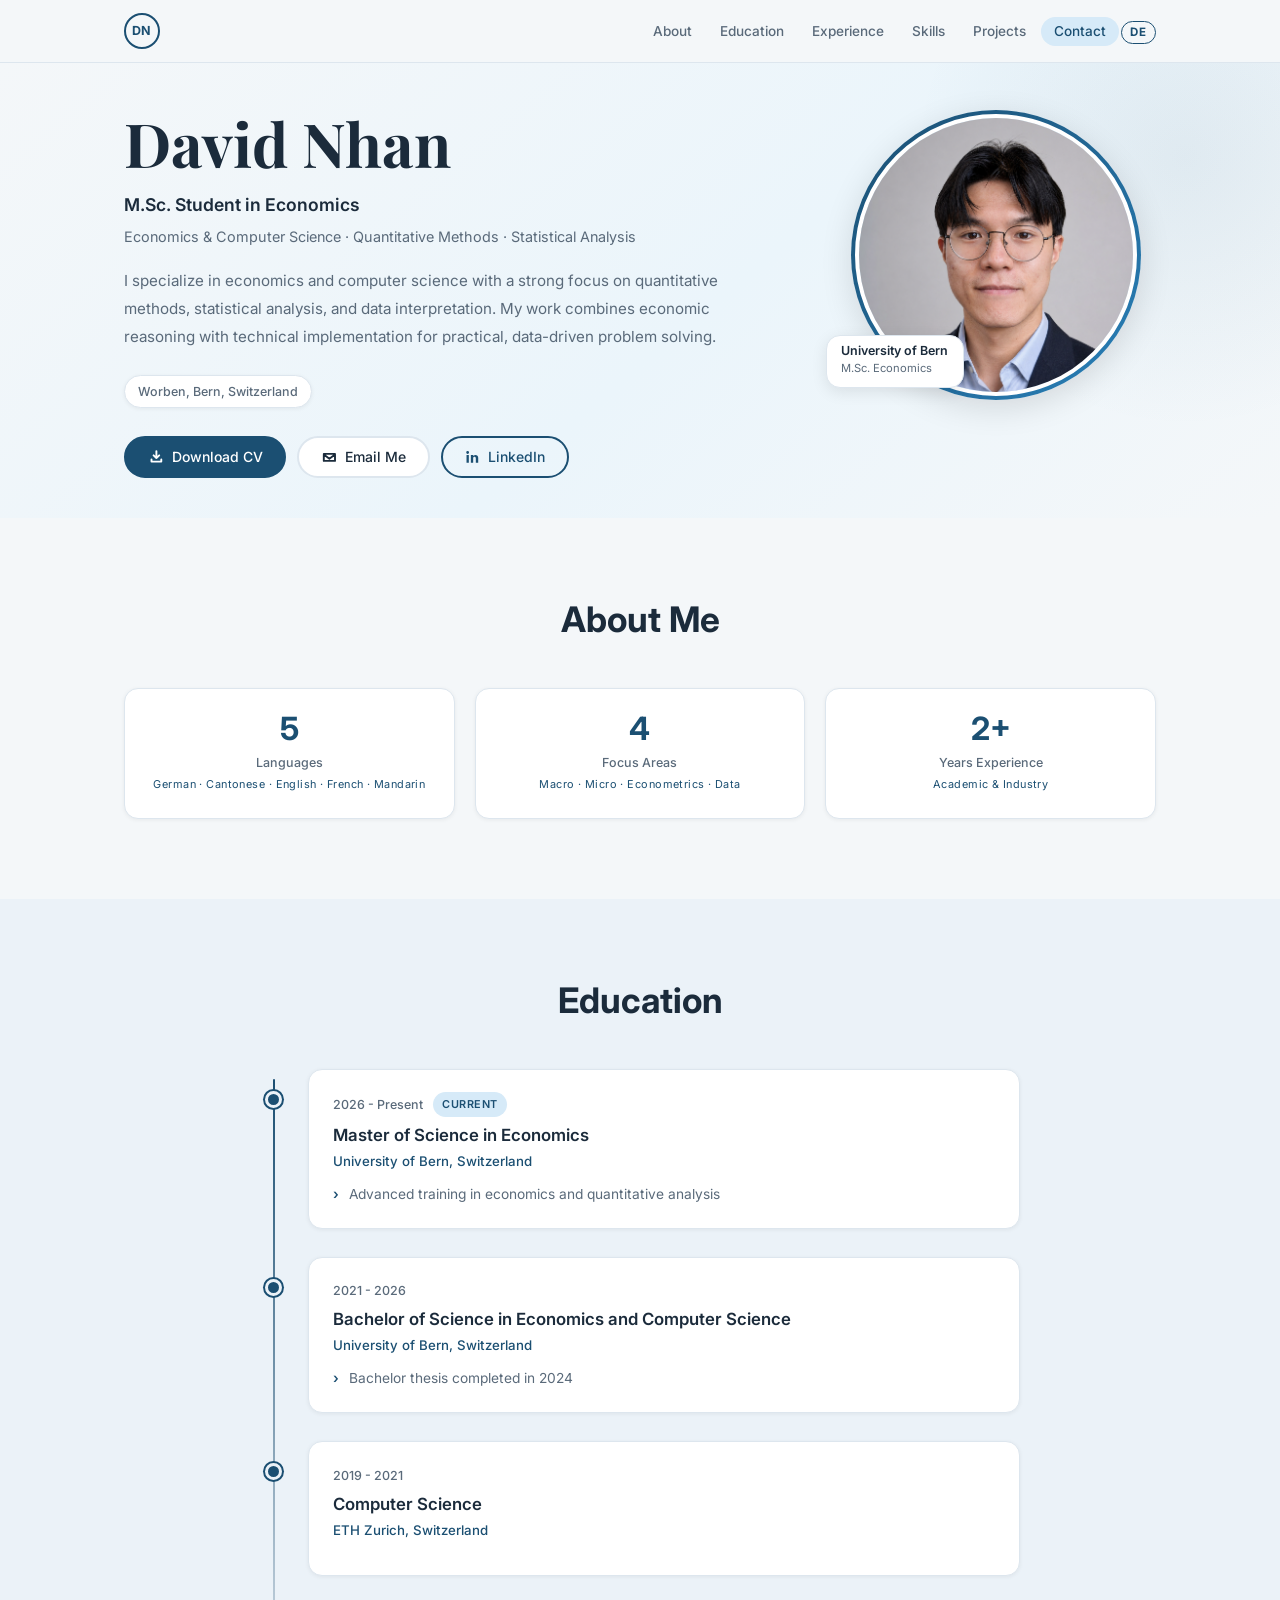
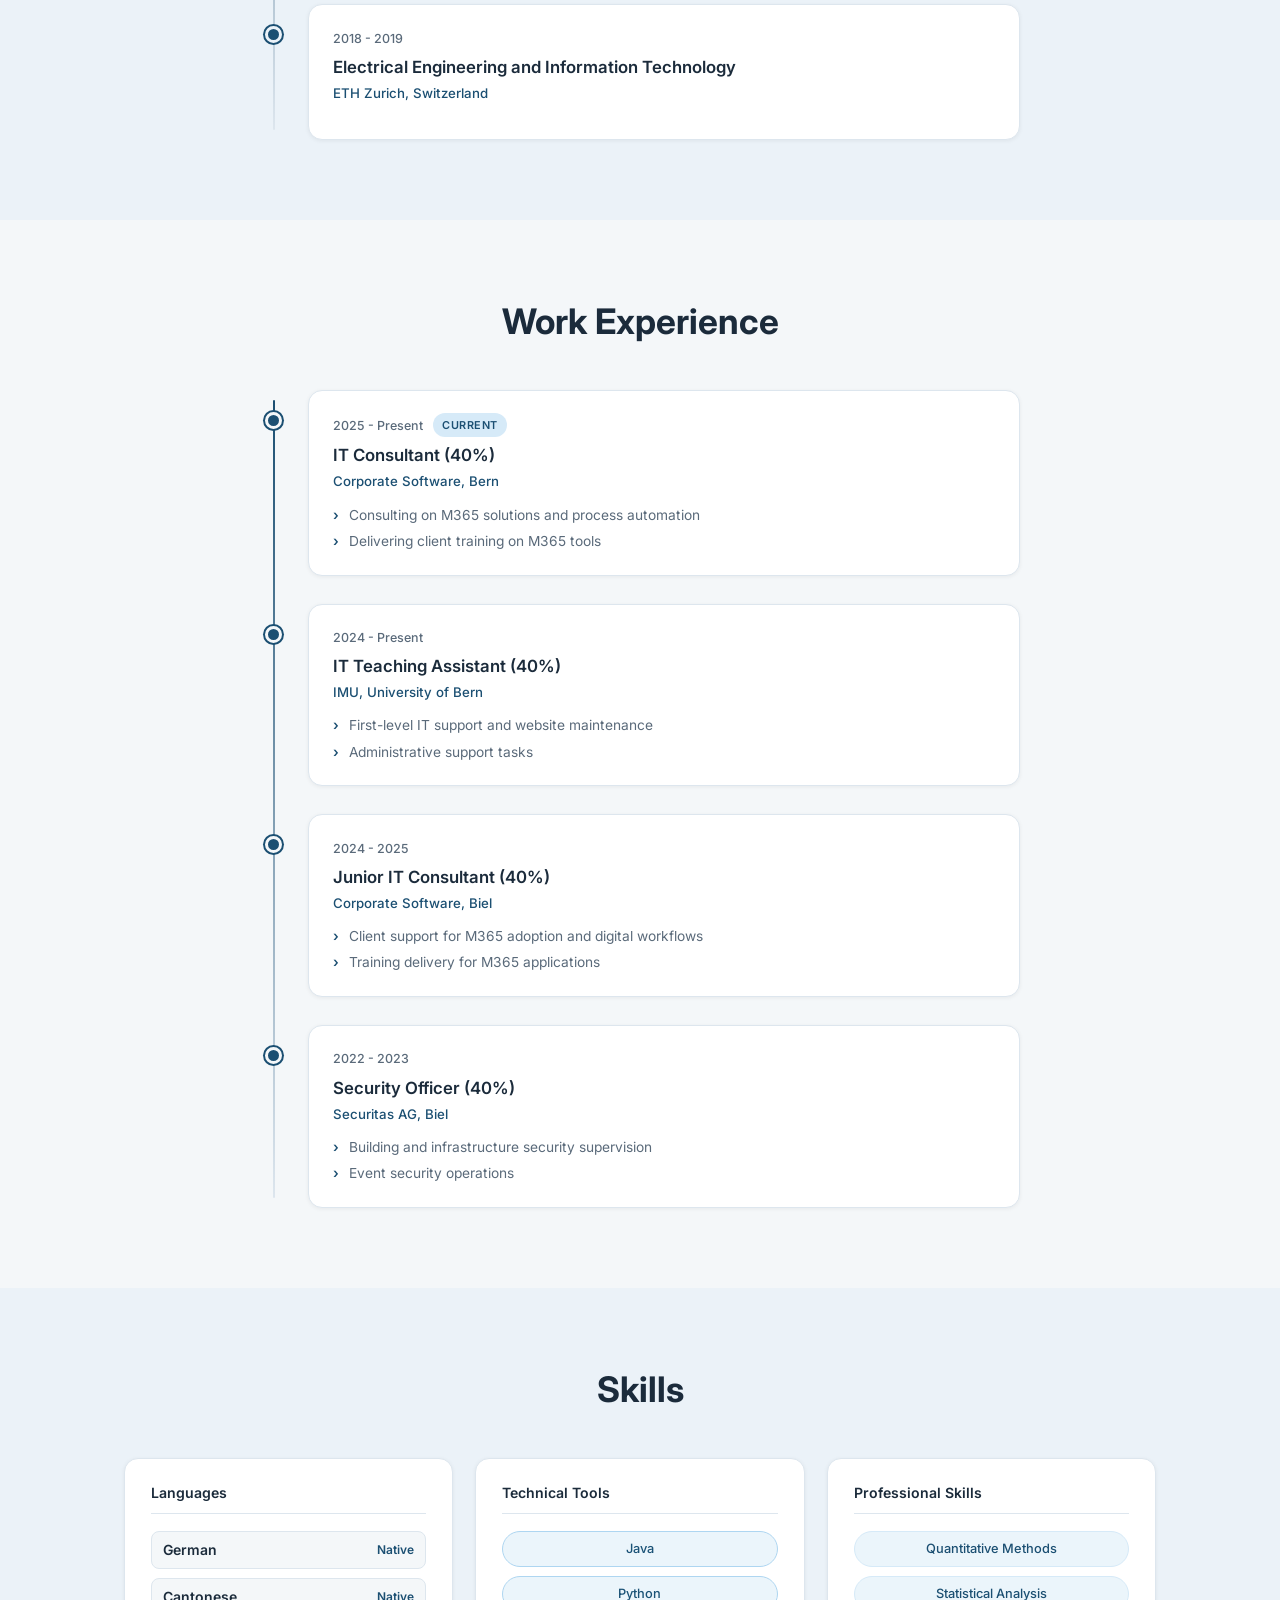
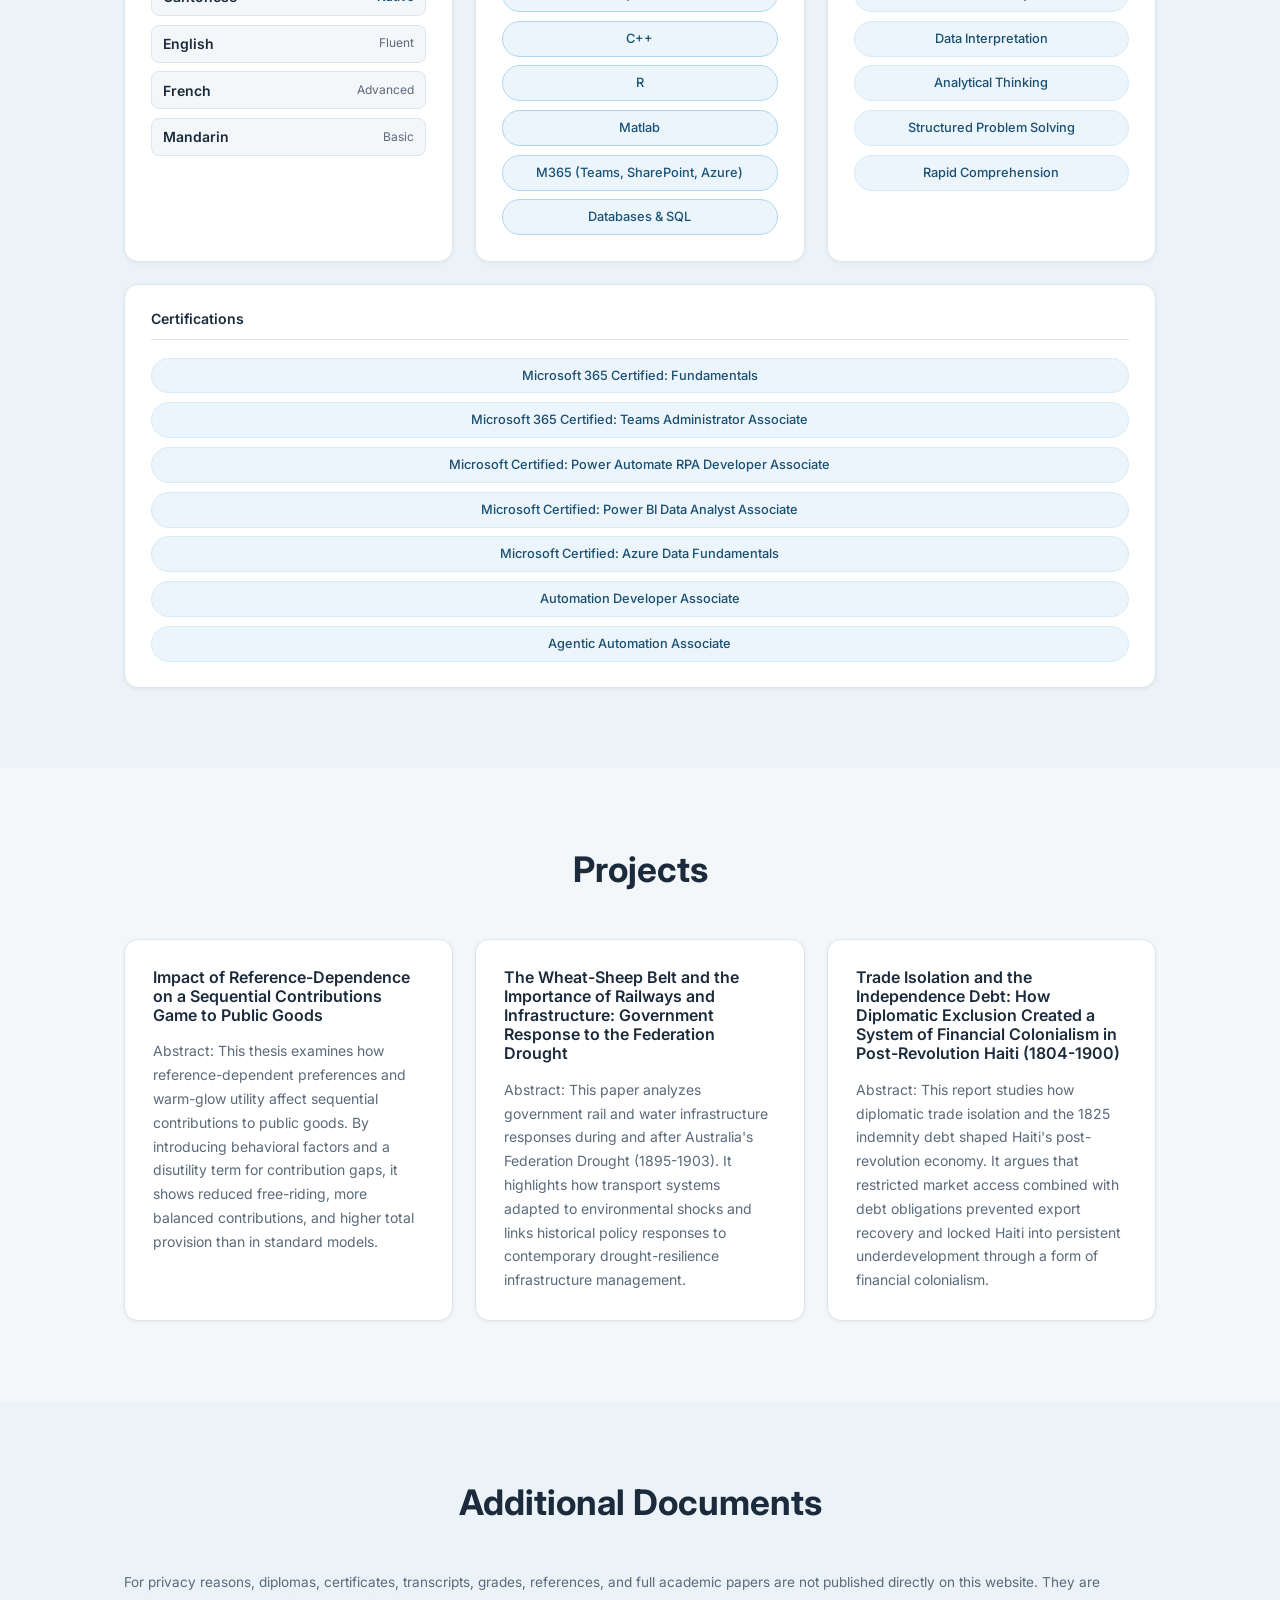
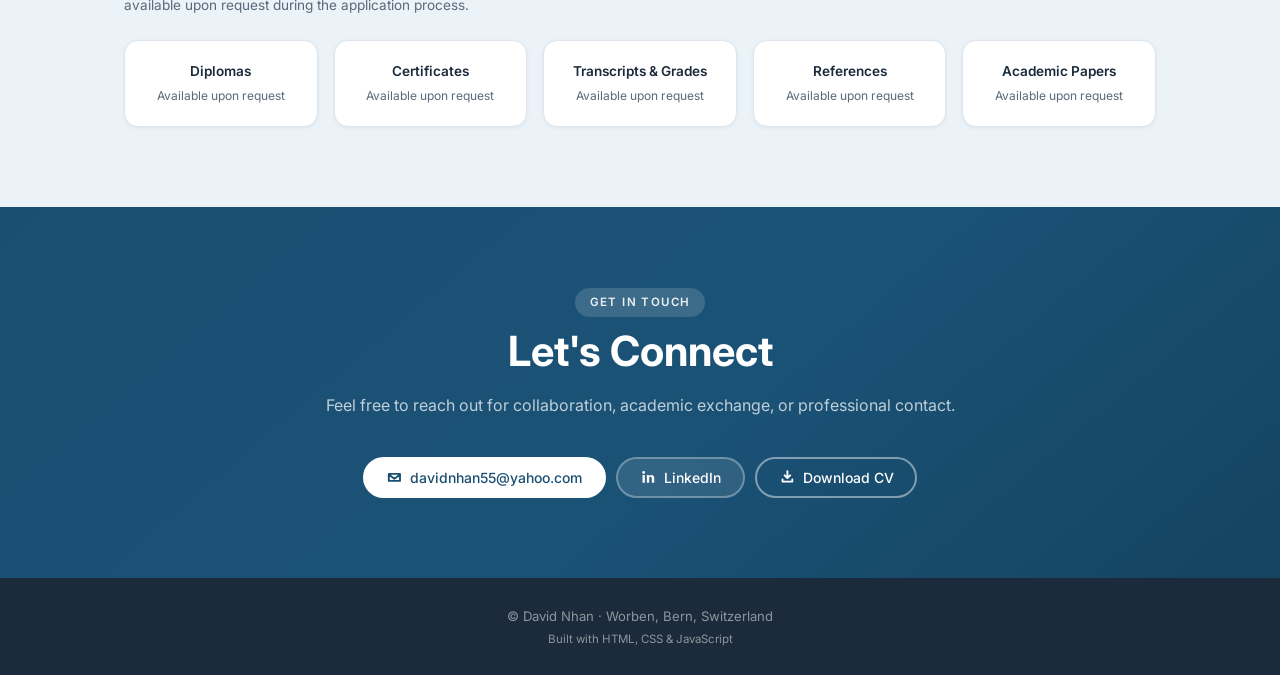
<file: index.html>
<!DOCTYPE html>
<html lang="en">
<head>
  <meta charset="UTF-8" />
  <meta name="viewport" content="width=device-width, initial-scale=1.0" />
  <title>David Nhan</title>
  <meta name="description" content="Personal portfolio of David Nhan, MSc student in Economics with a focus on data, economics, and applied analysis." />
  <link rel="preconnect" href="https://fonts.googleapis.com" />
  <link rel="preconnect" href="https://fonts.gstatic.com" crossorigin />
  <link href="https://fonts.googleapis.com/css2?family=Inter:wght@400;500;600;700;800&family=Playfair+Display:wght@600;700&display=swap" rel="stylesheet" />
  <link rel="stylesheet" href="styles.css" />
</head>
<body>
  <header class="nav-header">
    <nav class="nav-container" aria-label="Main navigation">
      <a href="#hero" class="nav-logo" aria-label="Top">DN</a>
      <button id="navToggle" class="nav-toggle" aria-label="Toggle menu" aria-expanded="false" aria-controls="navLinks">
        <span></span><span></span><span></span>
      </button>
      <ul class="nav-links" id="navLinks">
        <li><a href="#about" class="active">About</a></li>
        <li><a href="#education">Education</a></li>
        <li><a href="#experience">Experience</a></li>
        <li><a href="#skills">Skills</a></li>
        <li><a href="#projects">Projects</a></li>
        <li><a href="#contact">Contact</a></li>
        <li><a class="nav-lang" href="de.html">DE</a></li>
      </ul>
    </nav>
  </header>

  <main>
    <section id="hero" class="hero-section">
      <div class="hero-container">
        <div class="hero-text reveal">
          <h1 class="hero-name">David Nhan</h1>
          <p class="hero-headline">M.Sc. Student in Economics</p>
          <span class="hero-sub-headline">Economics &amp; Computer Science · Quantitative Methods · Statistical Analysis</span>
          <p class="hero-intro">
            I specialize in economics and computer science with a strong focus on
            quantitative methods, statistical analysis, and data interpretation.
            My work combines economic reasoning with technical implementation for
            practical, data-driven problem solving.
          </p>
          <div class="hero-badges">
            <span class="badge badge-location">Worben, Bern, Switzerland</span>
          </div>
          <div class="hero-buttons">
            <a class="btn btn-primary" href="docs/David_Nhan_FlowCV.pdf" target="_blank" rel="noopener">
              <svg class="btn-icon" viewBox="0 0 24 24" aria-hidden="true"><path d="M12 3v10m0 0 4-4m-4 4-4-4M5 15v3h14v-3" fill="none" stroke="currentColor" stroke-width="1.9" stroke-linecap="round" stroke-linejoin="round"/></svg>
              <span>Download CV</span>
            </a>
            <a class="btn btn-secondary" href="mailto:davidnhan55@yahoo.com">
              <svg class="btn-icon" viewBox="0 0 24 24" aria-hidden="true"><path d="M4 7h16v10H4zM4 8l8 6 8-6" fill="none" stroke="currentColor" stroke-width="1.9" stroke-linecap="round" stroke-linejoin="round"/></svg>
              <span>Email Me</span>
            </a>
            <a class="btn btn-outline" href="https://www.linkedin.com/in/david-nhan-41972a270/" target="_blank" rel="noopener">
              <svg class="btn-icon" viewBox="0 0 24 24" aria-hidden="true"><path d="M6.9 8.6H3.6v11h3.3v-11ZM5.2 7A1.9 1.9 0 1 0 5.2 3 1.9 1.9 0 0 0 5.2 7Zm15.2 6.3c0-3.3-1.8-4.8-4.1-4.8-1.9 0-2.8 1.1-3.2 1.8V8.6H9.8v11h3.3v-6.1c0-.4 0-.7.1-.9.3-.7.9-1.4 1.9-1.4 1.3 0 1.8 1 1.8 2.5v5.9h3.4v-6.3Z" fill="currentColor"/></svg>
              <span>LinkedIn</span>
            </a>
          </div>
        </div>
        <div class="hero-image-wrapper reveal">
          <div class="hero-image-ring">
            <img id="profileImg" src="docs/LinkedIn1.png" alt="Portrait of David Nhan" class="hero-image" />
          </div>
          <div class="hero-image-card">
            <div>
              <span>University of Bern</span>
              <small>M.Sc. Economics</small>
            </div>
          </div>
        </div>
      </div>
    </section>

    <section id="about" class="section">
      <div class="container">
        <div class="section-header reveal">
          <h2>About Me</h2>
        </div>
        <div class="about-content reveal">
            <!-- Description intentionally left empty as per user request -->
        </div>
        <div class="about-highlights">
          <article class="highlight-card reveal">
            <span class="highlight-number">5</span>
            <span class="highlight-label">Languages</span>
            <span class="highlight-sub">German · Cantonese · English · French · Mandarin</span>
          </article>
          <article class="highlight-card reveal">
            <span class="highlight-number">4</span>
            <span class="highlight-label">Focus Areas</span>
            <span class="highlight-sub">Macro · Micro · Econometrics · Data</span>
          </article>
          <article class="highlight-card reveal">
            <span class="highlight-number">2+</span>
            <span class="highlight-label">Years Experience</span>
            <span class="highlight-sub">Academic &amp; Industry</span>
          </article>
        </div>

        <h3 class="about-sub-heading reveal" hidden>Life Outside Studies</h3>
        <div class="hobbies-grid" hidden></div>

        <div class="photo-subsection reveal" hidden>
          <div class="photo-subsection-header">
            <div>
              <h3>Hobbies</h3>
              <p></p>
            </div>
          </div>
          <div class="photo-strip"></div>
        </div>
      </div>
    </section>

    <section id="education" class="section section-alt">
      <div class="container">
        <div class="section-header reveal">
          <h2>Education</h2>
        </div>
        <div class="timeline">
          <article class="timeline-item reveal">
            <span class="timeline-dot"></span>
            <div class="timeline-card">
              <div class="timeline-meta">
                  <span class="timeline-date">2026 - Present</span>
                <span class="timeline-tag tag-current">Current</span>
              </div>
              <h3>Master of Science in Economics</h3>
              <p class="timeline-institution">University of Bern, Switzerland</p>
              <ul class="timeline-details">
                  <li>Advanced training in economics and quantitative analysis</li>
              </ul>
            </div>
          </article>
          <article class="timeline-item reveal">
            <span class="timeline-dot"></span>
            <div class="timeline-card">
              <div class="timeline-meta"><span class="timeline-date">2021 - 2026</span></div>
              <h3>Bachelor of Science in Economics and Computer Science</h3>
              <p class="timeline-institution">University of Bern, Switzerland</p>
              <ul class="timeline-details">
                <li>Bachelor thesis completed in 2024</li>
              </ul>
            </div>
          </article>
          <article class="timeline-item reveal">
            <span class="timeline-dot"></span>
            <div class="timeline-card">
              <div class="timeline-meta"><span class="timeline-date">2019 - 2021</span></div>
              <h3>Computer Science</h3>
              <p class="timeline-institution">ETH Zurich, Switzerland</p>
            </div>
          </article>
          <article class="timeline-item reveal">
            <span class="timeline-dot"></span>
            <div class="timeline-card">
              <div class="timeline-meta"><span class="timeline-date">2018 - 2019</span></div>
              <h3>Electrical Engineering and Information Technology</h3>
              <p class="timeline-institution">ETH Zurich, Switzerland</p>
            </div>
          </article>
        </div>
      </div>
    </section>

    <section id="experience" class="section">
      <div class="container">
        <div class="section-header reveal">
          <h2>Work Experience</h2>
        </div>
        <div class="timeline">
          <article class="timeline-item reveal">
            <span class="timeline-dot"></span>
            <div class="timeline-card">
              <div class="timeline-meta">
                <span class="timeline-date">2025 - Present</span>
                <span class="timeline-tag tag-current">Current</span>
              </div>
              <h3>IT Consultant (40%)</h3>
              <p class="timeline-institution">Corporate Software, Bern</p>
              <ul class="timeline-details">
                <li>Consulting on M365 solutions and process automation</li>
                <li>Delivering client training on M365 tools</li>
              </ul>
            </div>
          </article>
          <article class="timeline-item reveal">
            <span class="timeline-dot"></span>
            <div class="timeline-card">
              <div class="timeline-meta"><span class="timeline-date">2024 - Present</span></div>
              <h3>IT Teaching Assistant (40%)</h3>
              <p class="timeline-institution">IMU, University of Bern</p>
              <ul class="timeline-details">
                <li>First-level IT support and website maintenance</li>
                <li>Administrative support tasks</li>
              </ul>
            </div>
          </article>
          <article class="timeline-item reveal">
            <span class="timeline-dot"></span>
            <div class="timeline-card">
              <div class="timeline-meta"><span class="timeline-date">2024 - 2025</span></div>
              <h3>Junior IT Consultant (40%)</h3>
              <p class="timeline-institution">Corporate Software, Biel</p>
              <ul class="timeline-details">
                <li>Client support for M365 adoption and digital workflows</li>
                <li>Training delivery for M365 applications</li>
              </ul>
            </div>
          </article>
          <article class="timeline-item reveal">
            <span class="timeline-dot"></span>
            <div class="timeline-card">
              <div class="timeline-meta"><span class="timeline-date">2022 - 2023</span></div>
              <h3>Security Officer (40%)</h3>
              <p class="timeline-institution">Securitas AG, Biel</p>
              <ul class="timeline-details">
                <li>Building and infrastructure security supervision</li>
                <li>Event security operations</li>
              </ul>
            </div>
          </article>
        </div>
      </div>
    </section>

    <section id="skills" class="section section-alt">
      <div class="container">
        <div class="section-header reveal">
          <h2>Skills</h2>
        </div>
        <div class="skills-grid">
          <article class="skill-group reveal">
            <h3 class="skill-group-title">Languages</h3>
            <div class="skill-tags">
                <div class="skill-tag-language"><span class="lang-name">German</span><span class="lang-level lang-native">Native</span></div>
                <div class="skill-tag-language"><span class="lang-name">Cantonese</span><span class="lang-level lang-native">Native</span></div>
                <div class="skill-tag-language"><span class="lang-name">English</span><span class="lang-level">Fluent</span></div>
                <div class="skill-tag-language"><span class="lang-name">French</span><span class="lang-level">Advanced</span></div>
                <div class="skill-tag-language"><span class="lang-name">Mandarin</span><span class="lang-level">Basic</span></div>
            </div>
          </article>
          <article class="skill-group reveal">
            <h3 class="skill-group-title">Technical Tools</h3>
            <div class="skill-tags">
              <span class="skill-badge skill-badge-tech">Java</span>
              <span class="skill-badge skill-badge-tech">Python</span>
              <span class="skill-badge skill-badge-tech">C++</span>
              <span class="skill-badge skill-badge-tech">R</span>
              <span class="skill-badge skill-badge-tech">Matlab</span>
              <span class="skill-badge skill-badge-tech">M365 (Teams, SharePoint, Azure)</span>
              <span class="skill-badge skill-badge-tech">Databases &amp; SQL</span>
            </div>
          </article>
          <article class="skill-group reveal">
            <h3 class="skill-group-title">Professional Skills</h3>
            <div class="skill-tags">
              <span class="skill-badge">Quantitative Methods</span>
              <span class="skill-badge">Statistical Analysis</span>
              <span class="skill-badge">Data Interpretation</span>
              <span class="skill-badge">Analytical Thinking</span>
              <span class="skill-badge">Structured Problem Solving</span>
              <span class="skill-badge">Rapid Comprehension</span>
            </div>
          </article>
          <article class="skill-group skill-group-wide reveal">
            <h3 class="skill-group-title">Certifications</h3>
            <div class="skill-tags">
              <span class="skill-badge">Microsoft 365 Certified: Fundamentals</span>
              <span class="skill-badge">Microsoft 365 Certified: Teams Administrator Associate</span>
              <span class="skill-badge">Microsoft Certified: Power Automate RPA Developer Associate</span>
              <span class="skill-badge">Microsoft Certified: Power BI Data Analyst Associate</span>
              <span class="skill-badge">Microsoft Certified: Azure Data Fundamentals</span>
              <span class="skill-badge">Automation Developer Associate</span>
              <span class="skill-badge">Agentic Automation Associate</span>
            </div>
          </article>
        </div>
      </div>
    </section>

    <section id="projects" class="section">
      <div class="container">
        <div class="section-header reveal">
          <h2>Projects</h2>
        </div>
        <div class="projects-grid">
          <article class="project-card reveal">
            <h3>Impact of Reference-Dependence on a Sequential Contributions Game to Public Goods</h3>
            <p>
              Abstract: This thesis examines how reference-dependent preferences and warm-glow
              utility affect sequential contributions to public goods. By introducing behavioral
              factors and a disutility term for contribution gaps, it shows reduced free-riding,
              more balanced contributions, and higher total provision than in standard models.
            </p>
          </article>
          <article class="project-card reveal">
            <h3>The Wheat-Sheep Belt and the Importance of Railways and Infrastructure: Government Response to the Federation Drought</h3>
            <p>
              Abstract: This paper analyzes government rail and water infrastructure responses
              during and after Australia&apos;s Federation Drought (1895-1903). It highlights how
              transport systems adapted to environmental shocks and links historical policy
              responses to contemporary drought-resilience infrastructure management.
            </p>
          </article>
          <article class="project-card reveal">
            <h3>Trade Isolation and the Independence Debt: How Diplomatic Exclusion Created a System of Financial Colonialism in Post-Revolution Haiti (1804-1900)</h3>
            <p>
              Abstract: This report studies how diplomatic trade isolation and the 1825 indemnity
              debt shaped Haiti&apos;s post-revolution economy. It argues that restricted market access
              combined with debt obligations prevented export recovery and locked Haiti into
              persistent underdevelopment through a form of financial colonialism.
            </p>
          </article>
        </div>
      </div>
    </section>

    <section id="documents" class="section section-alt">
      <div class="container">
        <div class="section-header reveal">
          <h2>Additional Documents</h2>
        </div>
        <p class="documents-notice reveal">
          For privacy reasons, diplomas, certificates, transcripts, grades, references,
          and full academic papers are not published directly on this website.
          They are available upon request during the application process.
        </p>
        <div class="documents-grid">
          <article class="document-card reveal"><h3>Diplomas</h3><p>Available upon request</p></article>
          <article class="document-card reveal"><h3>Certificates</h3><p>Available upon request</p></article>
          <article class="document-card reveal"><h3>Transcripts &amp; Grades</h3><p>Available upon request</p></article>
          <article class="document-card reveal"><h3>References</h3><p>Available upon request</p></article>
          <article class="document-card reveal"><h3>Academic Papers</h3><p>Available upon request</p></article>
        </div>
      </div>
    </section>

    <section id="contact" class="section contact-section">
      <div class="container">
        <div class="contact-inner reveal">
          <span class="section-label">Get in Touch</span>
          <h2>Let's Connect</h2>
          <p class="contact-description">
            Feel free to reach out for collaboration, academic exchange,
            or professional contact.
          </p>
          <div class="contact-buttons">
            <a class="btn btn-primary" href="mailto:davidnhan55@yahoo.com">
              <svg class="btn-icon" viewBox="0 0 24 24" aria-hidden="true"><path d="M4 7h16v10H4zM4 8l8 6 8-6" fill="none" stroke="currentColor" stroke-width="1.9" stroke-linecap="round" stroke-linejoin="round"/></svg>
              <span>davidnhan55@yahoo.com</span>
            </a>
            <a class="btn btn-secondary" href="https://www.linkedin.com/in/david-nhan-41972a270/" target="_blank" rel="noopener">
              <svg class="btn-icon" viewBox="0 0 24 24" aria-hidden="true"><path d="M6.9 8.6H3.6v11h3.3v-11ZM5.2 7A1.9 1.9 0 1 0 5.2 3 1.9 1.9 0 0 0 5.2 7Zm15.2 6.3c0-3.3-1.8-4.8-4.1-4.8-1.9 0-2.8 1.1-3.2 1.8V8.6H9.8v11h3.3v-6.1c0-.4 0-.7.1-.9.3-.7.9-1.4 1.9-1.4 1.3 0 1.8 1 1.8 2.5v5.9h3.4v-6.3Z" fill="currentColor"/></svg>
              <span>LinkedIn</span>
            </a>
            <a class="btn btn-outline" href="docs/David_Nhan_FlowCV.pdf" target="_blank" rel="noopener">
              <svg class="btn-icon" viewBox="0 0 24 24" aria-hidden="true"><path d="M12 3v10m0 0 4-4m-4 4-4-4M5 15v3h14v-3" fill="none" stroke="currentColor" stroke-width="1.9" stroke-linecap="round" stroke-linejoin="round"/></svg>
              <span>Download CV</span>
            </a>
          </div>
        </div>
      </div>
    </section>
  </main>

  <footer class="footer">
    <p>© <span id="year"></span> David Nhan · Worben, Bern, Switzerland</p>
    <p class="footer-note">Built with HTML, CSS &amp; JavaScript</p>
  </footer>

  <script src="script.js"></script>
</body>
</html>
</file>
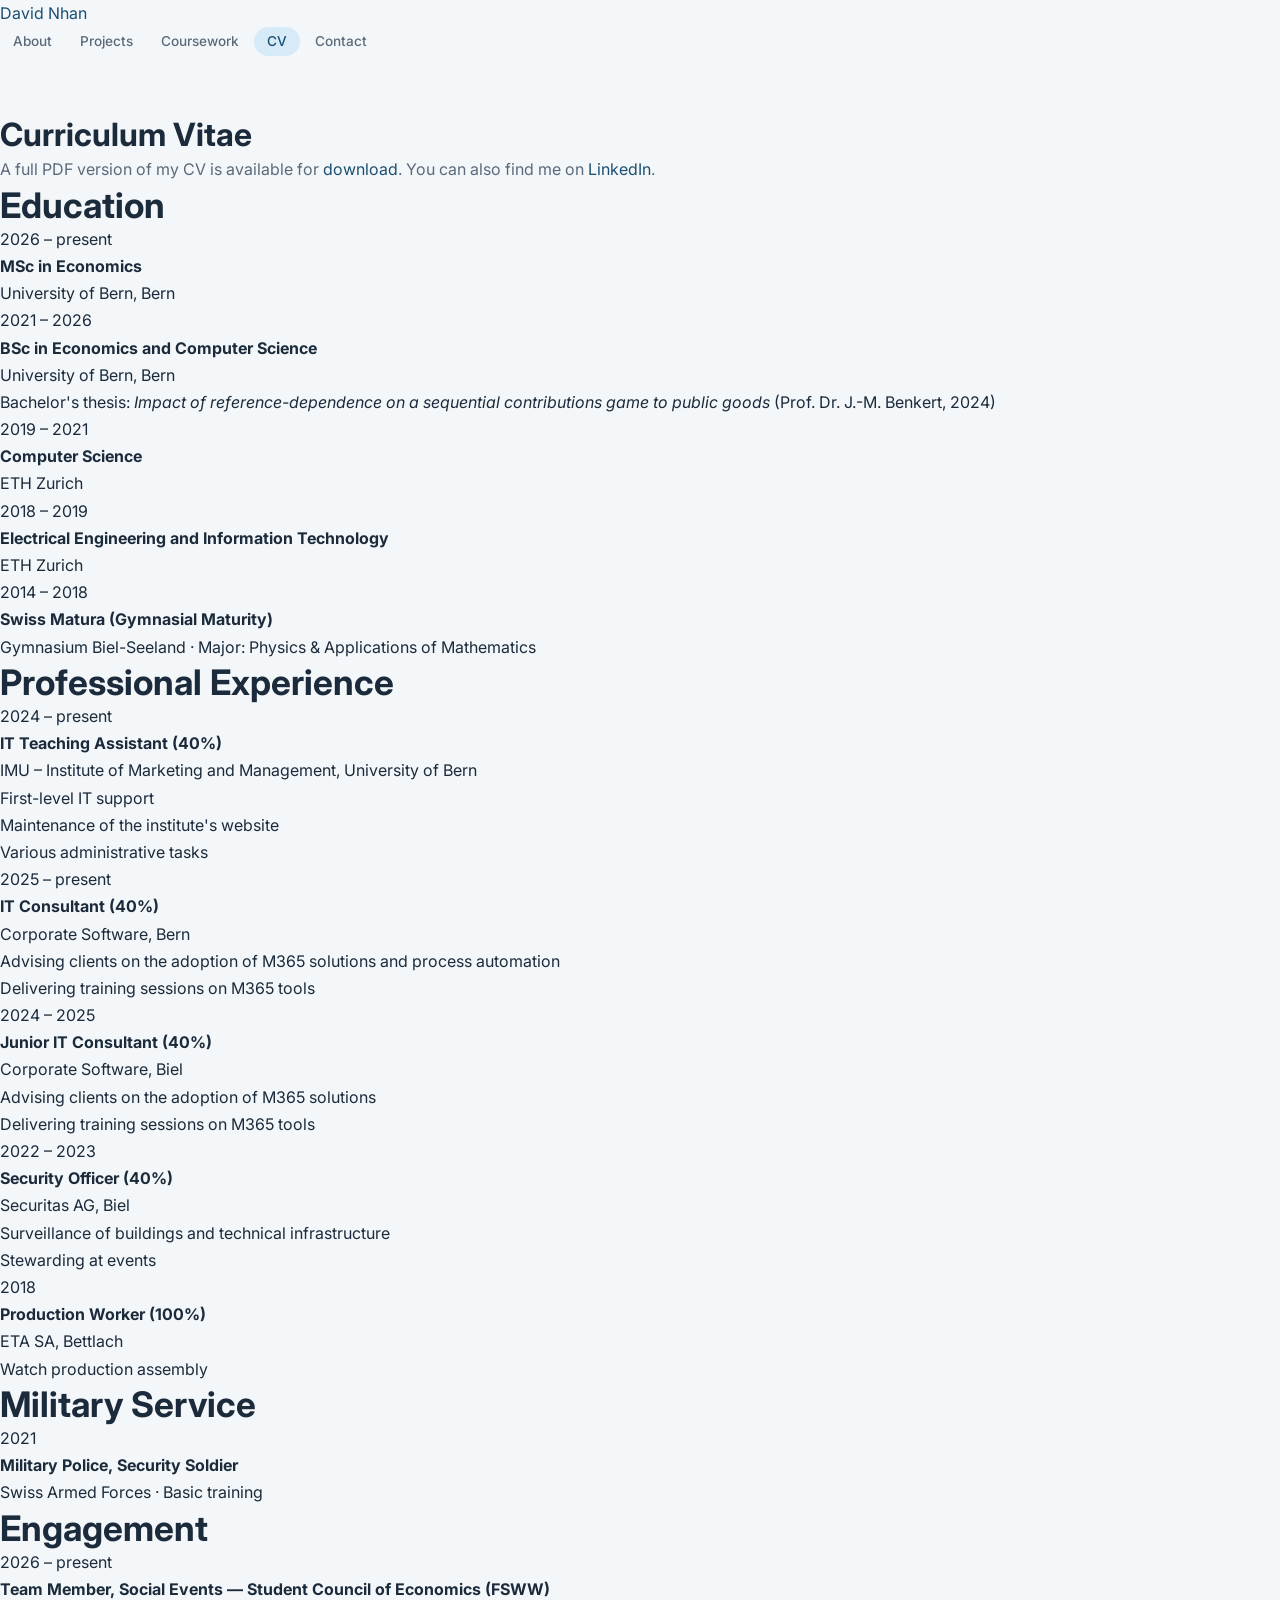
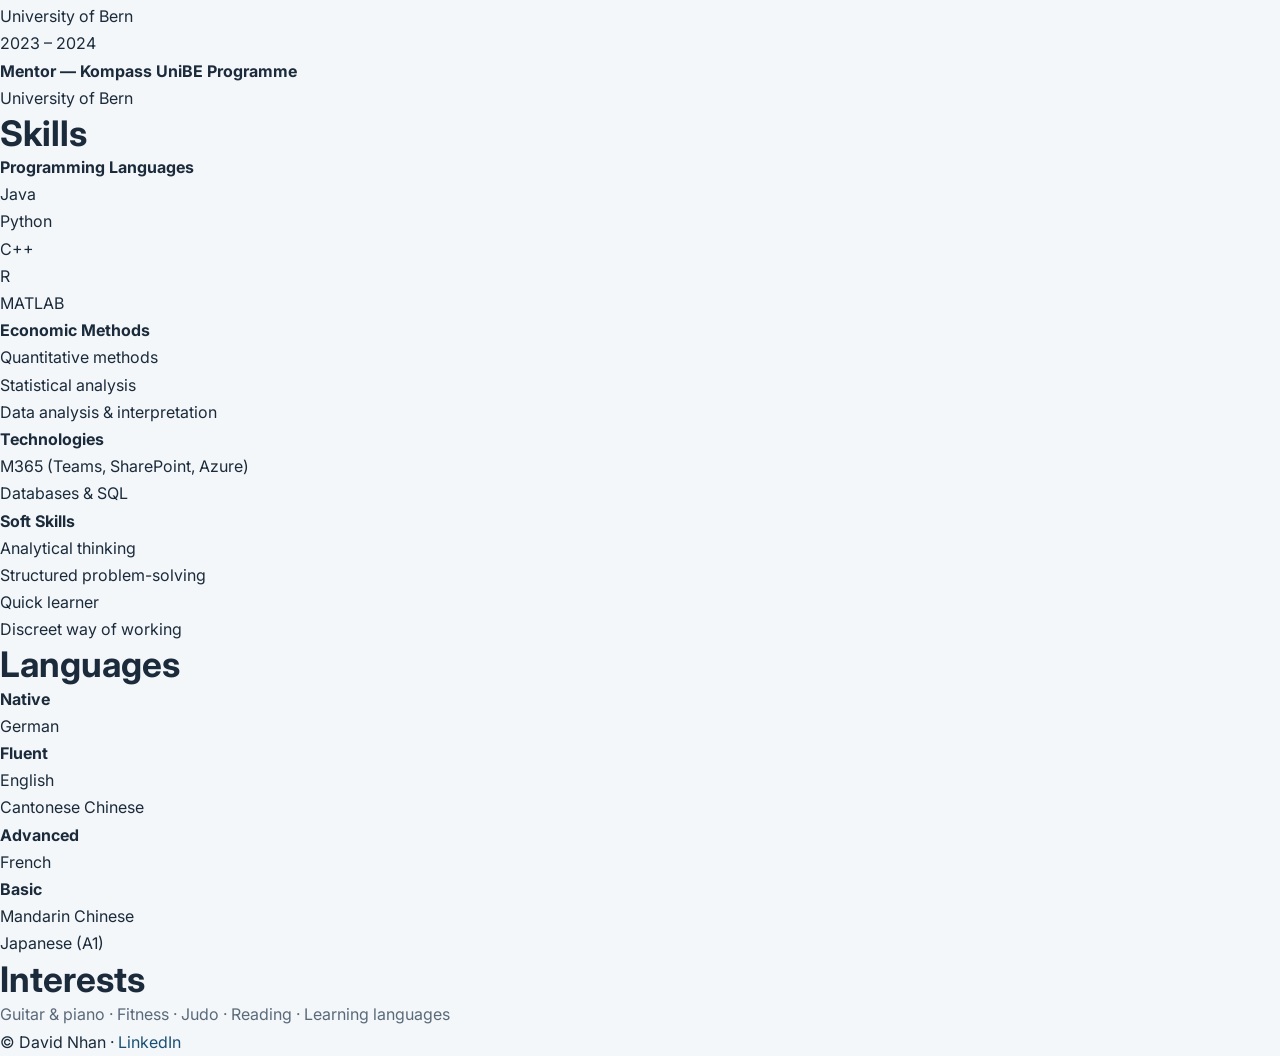
<file: cv.html>
<!DOCTYPE html>
<html lang="en">
<head>
  <meta charset="UTF-8" />
  <meta name="viewport" content="width=device-width, initial-scale=1.0" />
  <title>CV — David Nhan</title>
  <link rel="preconnect" href="https://fonts.googleapis.com" />
  <link rel="preconnect" href="https://fonts.gstatic.com" crossorigin />
  <link href="https://fonts.googleapis.com/css2?family=Inter:wght@400;500;600&family=Source+Serif+4:ital,wght@0,400;0,600;1,400&display=swap" rel="stylesheet" />
  <link rel="stylesheet" href="styles.css" />
</head>
<body>
  <header class="site-header">
    <nav class="nav" aria-label="Main navigation">
      <a href="index.html" class="nav-brand">David Nhan</a>
      <button class="nav-toggle" aria-label="Open menu" aria-expanded="false">☰</button>
      <ul class="nav-links" id="nav-links">
        <li><a href="index.html">About</a></li>
        <li><a href="projects.html">Projects</a></li>
        <li><a href="teaching.html">Coursework</a></li>
        <li><a href="cv.html" class="active">CV</a></li>
        <li><a href="index.html#contact">Contact</a></li>
      </ul>
    </nav>
  </header>

  <main>
    <div class="container-narrow">
      <h1>Curriculum Vitae</h1>
      <p class="lead">
        A full PDF version of my CV is available for
        <a href="docs/David_Nhan_FlowCV.pdf" target="_blank" rel="noopener">download</a>.
        You can also find me on
        <a href="https://www.linkedin.com/in/david-nhan-41972a270/" target="_blank" rel="noopener">LinkedIn</a>.
      </p>

      <h2>Education</h2>

      <div class="cv-section">
        <div class="cv-period">2026 – present</div>
        <div class="cv-entry">
          <h4>MSc in Economics</h4>
          <div class="cv-place">University of Bern, Bern</div>
        </div>
      </div>

      <div class="cv-section">
        <div class="cv-period">2021 – 2026</div>
        <div class="cv-entry">
          <h4>BSc in Economics and Computer Science</h4>
          <div class="cv-place">University of Bern, Bern</div>
          <ul>
            <li>Bachelor's thesis: <em>Impact of reference-dependence on a sequential contributions game to public goods</em> (Prof. Dr. J.-M. Benkert, 2024)</li>
          </ul>
        </div>
      </div>

      <div class="cv-section">
        <div class="cv-period">2019 – 2021</div>
        <div class="cv-entry">
          <h4>Computer Science</h4>
          <div class="cv-place">ETH Zurich</div>
        </div>
      </div>

      <div class="cv-section">
        <div class="cv-period">2018 – 2019</div>
        <div class="cv-entry">
          <h4>Electrical Engineering and Information Technology</h4>
          <div class="cv-place">ETH Zurich</div>
        </div>
      </div>

      <div class="cv-section">
        <div class="cv-period">2014 – 2018</div>
        <div class="cv-entry">
          <h4>Swiss Matura (Gymnasial Maturity)</h4>
          <div class="cv-place">Gymnasium Biel-Seeland · Major: Physics &amp; Applications of Mathematics</div>
        </div>
      </div>

      <h2>Professional Experience</h2>

      <div class="cv-section">
        <div class="cv-period">2024 – present</div>
        <div class="cv-entry">
          <h4>IT Teaching Assistant (40%)</h4>
          <div class="cv-place">IMU – Institute of Marketing and Management, University of Bern</div>
          <ul>
            <li>First-level IT support</li>
            <li>Maintenance of the institute's website</li>
            <li>Various administrative tasks</li>
          </ul>
        </div>
      </div>

      <div class="cv-section">
        <div class="cv-period">2025 – present</div>
        <div class="cv-entry">
          <h4>IT Consultant (40%)</h4>
          <div class="cv-place">Corporate Software, Bern</div>
          <ul>
            <li>Advising clients on the adoption of M365 solutions and process automation</li>
            <li>Delivering training sessions on M365 tools</li>
          </ul>
        </div>
      </div>

      <div class="cv-section">
        <div class="cv-period">2024 – 2025</div>
        <div class="cv-entry">
          <h4>Junior IT Consultant (40%)</h4>
          <div class="cv-place">Corporate Software, Biel</div>
          <ul>
            <li>Advising clients on the adoption of M365 solutions</li>
            <li>Delivering training sessions on M365 tools</li>
          </ul>
        </div>
      </div>

      <div class="cv-section">
        <div class="cv-period">2022 – 2023</div>
        <div class="cv-entry">
          <h4>Security Officer (40%)</h4>
          <div class="cv-place">Securitas AG, Biel</div>
          <ul>
            <li>Surveillance of buildings and technical infrastructure</li>
            <li>Stewarding at events</li>
          </ul>
        </div>
      </div>

      <div class="cv-section">
        <div class="cv-period">2018</div>
        <div class="cv-entry">
          <h4>Production Worker (100%)</h4>
          <div class="cv-place">ETA SA, Bettlach</div>
          <ul>
            <li>Watch production assembly</li>
          </ul>
        </div>
      </div>

      <h2>Military Service</h2>
      <div class="cv-section">
        <div class="cv-period">2021</div>
        <div class="cv-entry">
          <h4>Military Police, Security Soldier</h4>
          <div class="cv-place">Swiss Armed Forces · Basic training</div>
        </div>
      </div>

      <h2>Engagement</h2>
      <div class="cv-section">
        <div class="cv-period">2026 – present</div>
        <div class="cv-entry">
          <h4>Team Member, Social Events — Student Council of Economics (FSWW)</h4>
          <div class="cv-place">University of Bern</div>
        </div>
      </div>
      <div class="cv-section">
        <div class="cv-period">2023 – 2024</div>
        <div class="cv-entry">
          <h4>Mentor — Kompass UniBE Programme</h4>
          <div class="cv-place">University of Bern</div>
        </div>
      </div>

      <h2>Skills</h2>
      <div class="tag-grid">
        <div class="tag-card">
          <h4>Programming Languages</h4>
          <ul>
            <li>Java</li>
            <li>Python</li>
            <li>C++</li>
            <li>R</li>
            <li>MATLAB</li>
          </ul>
        </div>
        <div class="tag-card">
          <h4>Economic Methods</h4>
          <ul>
            <li>Quantitative methods</li>
            <li>Statistical analysis</li>
            <li>Data analysis &amp; interpretation</li>
          </ul>
        </div>
        <div class="tag-card">
          <h4>Technologies</h4>
          <ul>
            <li>M365 (Teams, SharePoint, Azure)</li>
            <li>Databases &amp; SQL</li>
          </ul>
        </div>
        <div class="tag-card">
          <h4>Soft Skills</h4>
          <ul>
            <li>Analytical thinking</li>
            <li>Structured problem-solving</li>
            <li>Quick learner</li>
            <li>Discreet way of working</li>
          </ul>
        </div>
      </div>

      <h2>Languages</h2>
      <div class="tag-grid">
        <div class="tag-card">
          <h4>Native</h4>
          <ul><li>German</li></ul>
        </div>
        <div class="tag-card">
          <h4>Fluent</h4>
          <ul>
            <li>English</li>
            <li>Cantonese Chinese</li>
          </ul>
        </div>
        <div class="tag-card">
          <h4>Advanced</h4>
          <ul><li>French</li></ul>
        </div>
        <div class="tag-card">
          <h4>Basic</h4>
          <ul>
            <li>Mandarin Chinese</li>
            <li>Japanese (A1)</li>
          </ul>
        </div>
      </div>

      <h2>Interests</h2>
      <p class="muted">Guitar &amp; piano · Fitness · Judo · Reading · Learning languages</p>
    </div>
  </main>

  <footer class="site-footer">
    © <span id="year"></span> David Nhan ·
    <a href="https://www.linkedin.com/in/david-nhan-41972a270/" target="_blank" rel="noopener">LinkedIn</a>
  </footer>

  <script src="script.js"></script>
</body>
</html>
</file>
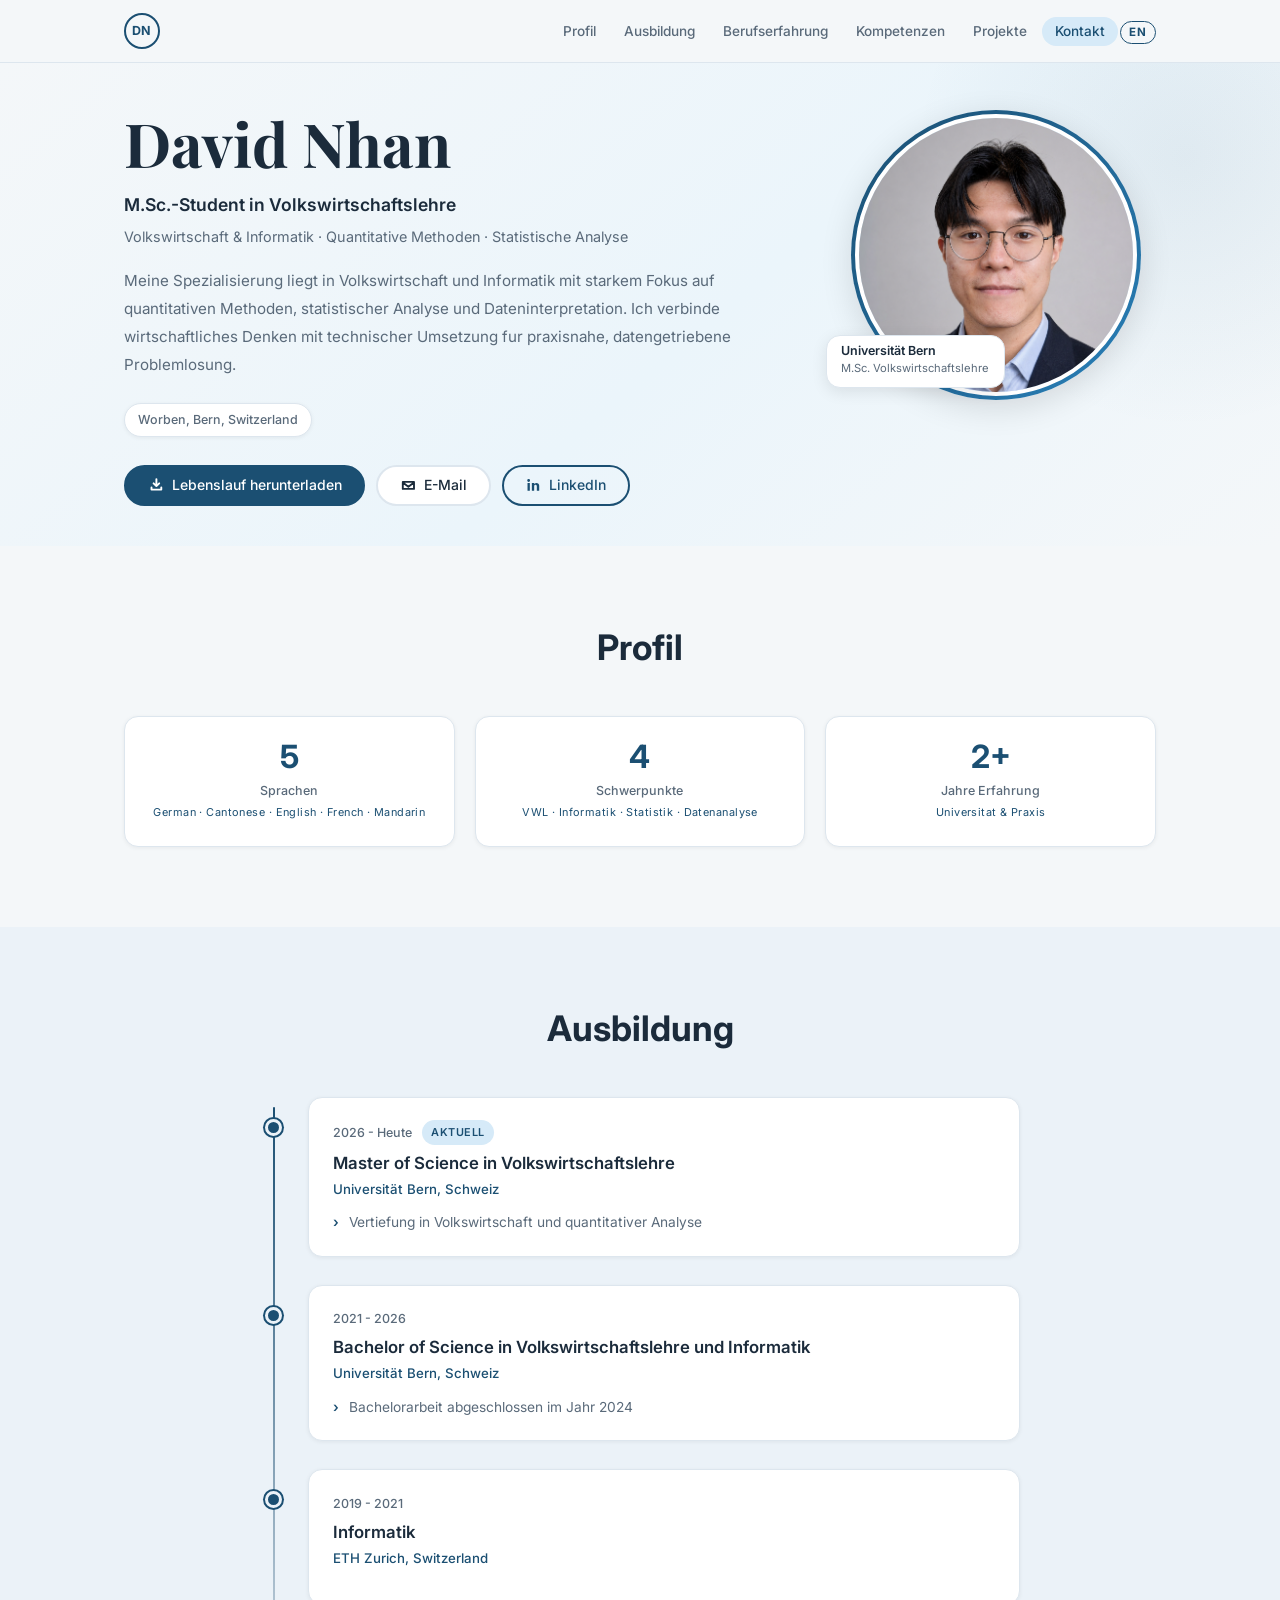
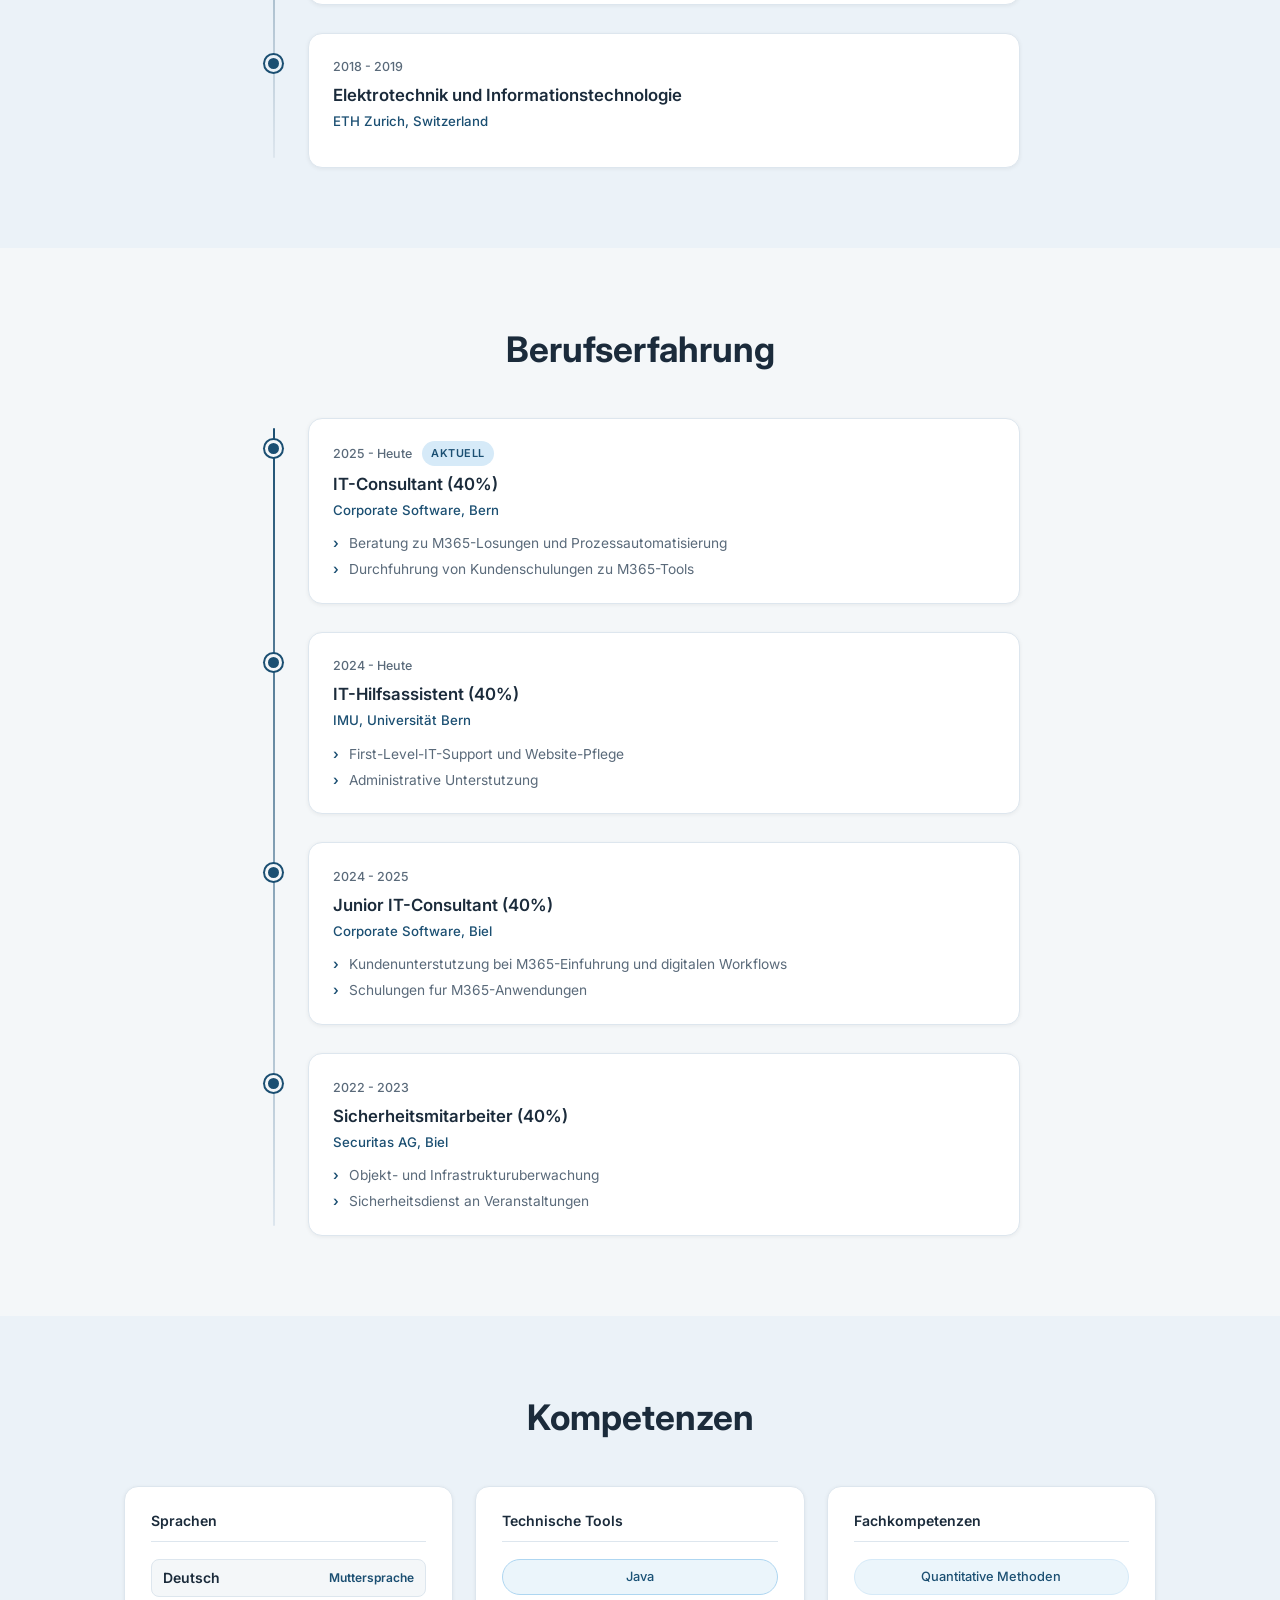
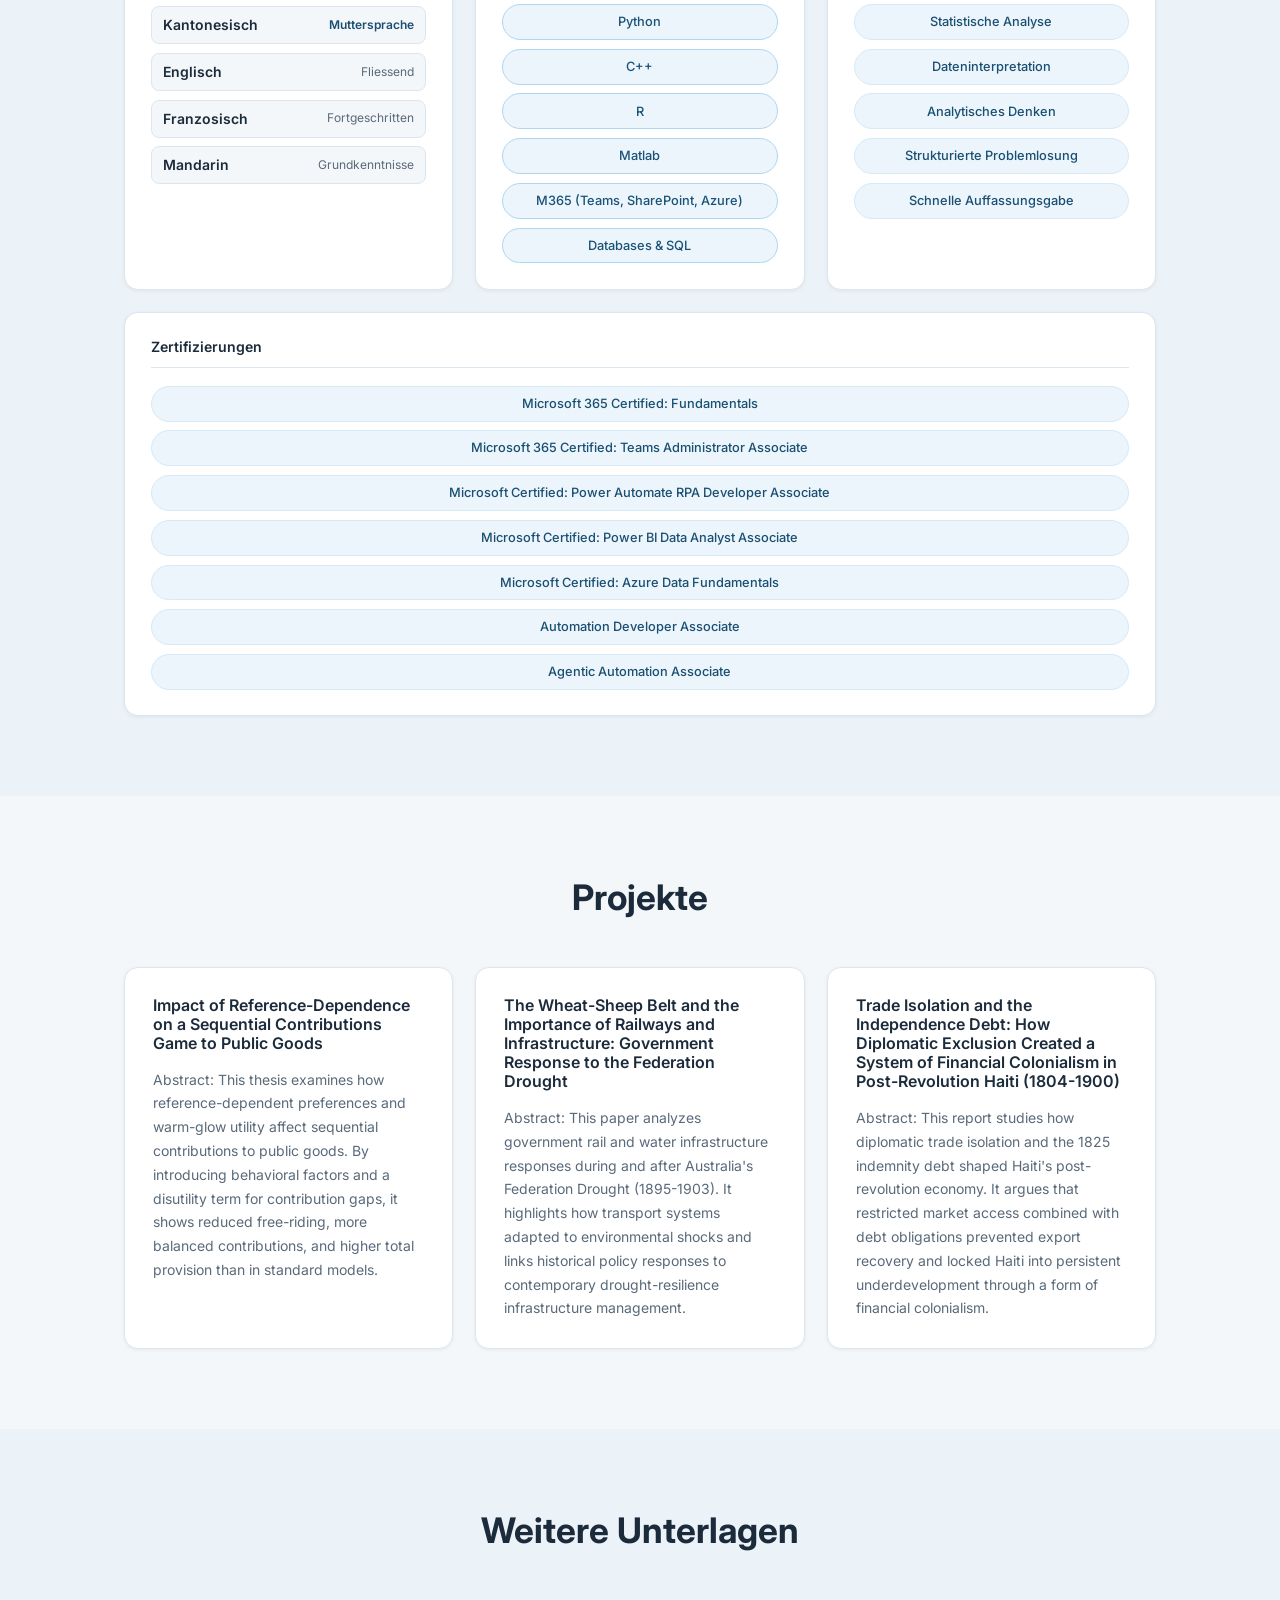
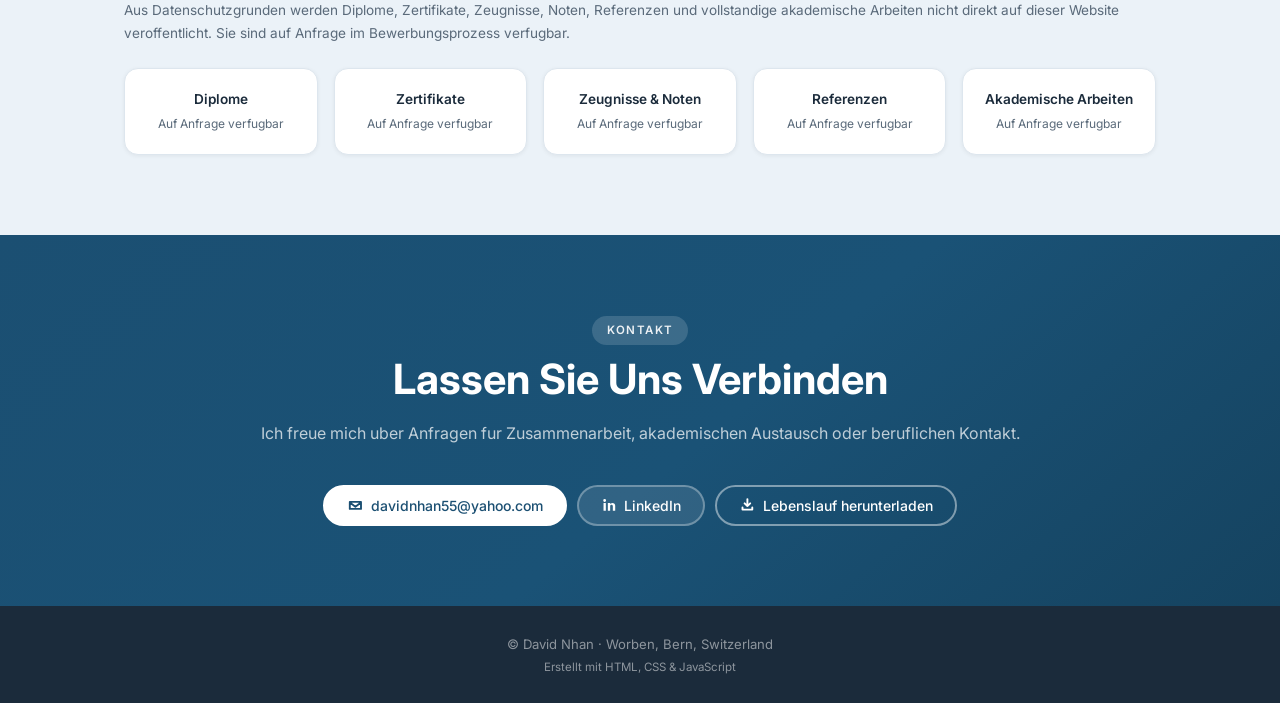
<file: de.html>
<!DOCTYPE html>
<html lang="de">
<head>
  <meta charset="UTF-8" />
  <meta name="viewport" content="width=device-width, initial-scale=1.0" />
  <title>David Nhan</title>
  <meta name="description" content="Personal portfolio of David Nhan, MSc student in Economics with a focus on data, economics, and applied analysis." />
  <link rel="preconnect" href="https://fonts.googleapis.com" />
  <link rel="preconnect" href="https://fonts.gstatic.com" crossorigin />
  <link href="https://fonts.googleapis.com/css2?family=Inter:wght@400;500;600;700;800&family=Playfair+Display:wght@600;700&display=swap" rel="stylesheet" />
  <link rel="stylesheet" href="styles.css" />
</head>
<body>
  <header class="nav-header">
    <nav class="nav-container" aria-label="Main navigation">
      <a href="#hero" class="nav-logo" aria-label="Top">DN</a>
      <button id="navToggle" class="nav-toggle" aria-label="Toggle menu" aria-expanded="false" aria-controls="navLinks">
        <span></span><span></span><span></span>
      </button>
      <ul class="nav-links" id="navLinks">
        <li><a href="#about" class="active">Profil</a></li>
        <li><a href="#education">Ausbildung</a></li>
        <li><a href="#experience">Berufserfahrung</a></li>
        <li><a href="#skills">Kompetenzen</a></li>
        <li><a href="#projects">Projekte</a></li>
        <li><a href="#contact">Kontakt</a></li>
        <li><a class="nav-lang" href="index.html">EN</a></li>
      </ul>
    </nav>
  </header>

  <main>
    <section id="hero" class="hero-section">
      <div class="hero-container">
        <div class="hero-text reveal">
          <h1 class="hero-name">David Nhan</h1>
          <p class="hero-headline">M.Sc.-Student in Volkswirtschaftslehre</p>
          <span class="hero-sub-headline">Volkswirtschaft &amp; Informatik · Quantitative Methoden · Statistische Analyse</span>
          <p class="hero-intro">
            Meine Spezialisierung liegt in Volkswirtschaft und Informatik mit starkem Fokus auf
            quantitativen Methoden, statistischer Analyse und Dateninterpretation.
            Ich verbinde wirtschaftliches Denken mit technischer Umsetzung fur
            praxisnahe, datengetriebene Problemlosung.
          </p>
          <div class="hero-badges">
            <span class="badge badge-location">Worben, Bern, Switzerland</span>
          </div>
          <div class="hero-buttons">
            <a class="btn btn-primary" href="docs/David_Nhan_FlowCV.pdf" target="_blank" rel="noopener">
              <svg class="btn-icon" viewBox="0 0 24 24" aria-hidden="true"><path d="M12 3v10m0 0 4-4m-4 4-4-4M5 15v3h14v-3" fill="none" stroke="currentColor" stroke-width="1.9" stroke-linecap="round" stroke-linejoin="round"/></svg>
              <span>Lebenslauf herunterladen</span>
            </a>
            <a class="btn btn-secondary" href="mailto:davidnhan55@yahoo.com">
              <svg class="btn-icon" viewBox="0 0 24 24" aria-hidden="true"><path d="M4 7h16v10H4zM4 8l8 6 8-6" fill="none" stroke="currentColor" stroke-width="1.9" stroke-linecap="round" stroke-linejoin="round"/></svg>
              <span>E-Mail</span>
            </a>
            <a class="btn btn-outline" href="https://www.linkedin.com/in/david-nhan-41972a270/" target="_blank" rel="noopener">
              <svg class="btn-icon" viewBox="0 0 24 24" aria-hidden="true"><path d="M6.9 8.6H3.6v11h3.3v-11ZM5.2 7A1.9 1.9 0 1 0 5.2 3 1.9 1.9 0 0 0 5.2 7Zm15.2 6.3c0-3.3-1.8-4.8-4.1-4.8-1.9 0-2.8 1.1-3.2 1.8V8.6H9.8v11h3.3v-6.1c0-.4 0-.7.1-.9.3-.7.9-1.4 1.9-1.4 1.3 0 1.8 1 1.8 2.5v5.9h3.4v-6.3Z" fill="currentColor"/></svg>
              <span>LinkedIn</span>
            </a>
          </div>
        </div>
        <div class="hero-image-wrapper reveal">
          <div class="hero-image-ring">
            <img id="profileImg" src="docs/LinkedIn1.png" alt="Portrait of David Nhan" class="hero-image" />
          </div>
          <div class="hero-image-card">
            <div>
              <span>Universität Bern</span>
              <small>M.Sc. Volkswirtschaftslehre</small>
            </div>
          </div>
        </div>
      </div>
    </section>

    <section id="about" class="section">
      <div class="container">
        <div class="section-header reveal">
          <h2>Profil</h2>
        </div>
        <div class="about-content reveal">
            <!-- Description intentionally left empty as per user request -->
        </div>
        <div class="about-highlights">
          <article class="highlight-card reveal">
            <span class="highlight-number">5</span>
            <span class="highlight-label">Sprachen</span>
            <span class="highlight-sub">German · Cantonese · English · French · Mandarin</span>
          </article>
          <article class="highlight-card reveal">
            <span class="highlight-number">4</span>
            <span class="highlight-label">Schwerpunkte</span>
            <span class="highlight-sub">VWL · Informatik · Statistik · Datenanalyse</span>
          </article>
          <article class="highlight-card reveal">
            <span class="highlight-number">2+</span>
            <span class="highlight-label">Jahre Erfahrung</span>
            <span class="highlight-sub">Universitat &amp; Praxis</span>
          </article>
        </div>

        <h3 class="about-sub-heading reveal" hidden>Leben Neben Dem Studium</h3>
        <div class="hobbies-grid" hidden></div>

        <div class="photo-subsection reveal" hidden>
          <div class="photo-subsection-header">
            <div>
              <h3>Hobbys</h3>
              <p></p>
            </div>
          </div>
          <div class="photo-strip"></div>
        </div>
      </div>
    </section>

    <section id="education" class="section section-alt">
      <div class="container">
        <div class="section-header reveal">
          <h2>Ausbildung</h2>
        </div>
        <div class="timeline">
          <article class="timeline-item reveal">
            <span class="timeline-dot"></span>
            <div class="timeline-card">
              <div class="timeline-meta">
                  <span class="timeline-date">2026 - Heute</span>
                <span class="timeline-tag tag-current">Aktuell</span>
              </div>
              <h3>Master of Science in Volkswirtschaftslehre</h3>
              <p class="timeline-institution">Universität Bern, Schweiz</p>
              <ul class="timeline-details">
                  <li>Vertiefung in Volkswirtschaft und quantitativer Analyse</li>
              </ul>
            </div>
          </article>
          <article class="timeline-item reveal">
            <span class="timeline-dot"></span>
            <div class="timeline-card">
              <div class="timeline-meta"><span class="timeline-date">2021 - 2026</span></div>
              <h3>Bachelor of Science in Volkswirtschaftslehre und Informatik</h3>
              <p class="timeline-institution">Universität Bern, Schweiz</p>
              <ul class="timeline-details">
                <li>Bachelorarbeit abgeschlossen im Jahr 2024</li>
              </ul>
            </div>
          </article>
          <article class="timeline-item reveal">
            <span class="timeline-dot"></span>
            <div class="timeline-card">
              <div class="timeline-meta"><span class="timeline-date">2019 - 2021</span></div>
              <h3>Informatik</h3>
              <p class="timeline-institution">ETH Zurich, Switzerland</p>
            </div>
          </article>
          <article class="timeline-item reveal">
            <span class="timeline-dot"></span>
            <div class="timeline-card">
              <div class="timeline-meta"><span class="timeline-date">2018 - 2019</span></div>
              <h3>Elektrotechnik und Informationstechnologie</h3>
              <p class="timeline-institution">ETH Zurich, Switzerland</p>
            </div>
          </article>
        </div>
      </div>
    </section>

    <section id="experience" class="section">
      <div class="container">
        <div class="section-header reveal">
          <h2>Berufserfahrung</h2>
        </div>
        <div class="timeline">
          <article class="timeline-item reveal">
            <span class="timeline-dot"></span>
            <div class="timeline-card">
              <div class="timeline-meta">
                <span class="timeline-date">2025 - Heute</span>
                <span class="timeline-tag tag-current">Aktuell</span>
              </div>
              <h3>IT-Consultant (40%)</h3>
              <p class="timeline-institution">Corporate Software, Bern</p>
              <ul class="timeline-details">
                <li>Beratung zu M365-Losungen und Prozessautomatisierung</li>
                <li>Durchfuhrung von Kundenschulungen zu M365-Tools</li>
              </ul>
            </div>
          </article>
          <article class="timeline-item reveal">
            <span class="timeline-dot"></span>
            <div class="timeline-card">
              <div class="timeline-meta"><span class="timeline-date">2024 - Heute</span></div>
              <h3>IT-Hilfsassistent (40%)</h3>
              <p class="timeline-institution">IMU, Universität Bern</p>
              <ul class="timeline-details">
                <li>First-Level-IT-Support und Website-Pflege</li>
                <li>Administrative Unterstutzung</li>
              </ul>
            </div>
          </article>
          <article class="timeline-item reveal">
            <span class="timeline-dot"></span>
            <div class="timeline-card">
              <div class="timeline-meta"><span class="timeline-date">2024 - 2025</span></div>
              <h3>Junior IT-Consultant (40%)</h3>
              <p class="timeline-institution">Corporate Software, Biel</p>
              <ul class="timeline-details">
                <li>Kundenunterstutzung bei M365-Einfuhrung und digitalen Workflows</li>
                <li>Schulungen fur M365-Anwendungen</li>
              </ul>
            </div>
          </article>
          <article class="timeline-item reveal">
            <span class="timeline-dot"></span>
            <div class="timeline-card">
              <div class="timeline-meta"><span class="timeline-date">2022 - 2023</span></div>
              <h3>Sicherheitsmitarbeiter (40%)</h3>
              <p class="timeline-institution">Securitas AG, Biel</p>
              <ul class="timeline-details">
                <li>Objekt- und Infrastrukturuberwachung</li>
                <li>Sicherheitsdienst an Veranstaltungen</li>
              </ul>
            </div>
          </article>
        </div>
      </div>
    </section>

    <section id="skills" class="section section-alt">
      <div class="container">
        <div class="section-header reveal">
          <h2>Kompetenzen</h2>
        </div>
        <div class="skills-grid">
          <article class="skill-group reveal">
            <h3 class="skill-group-title">Sprachen</h3>
            <div class="skill-tags">
                <div class="skill-tag-language"><span class="lang-name">Deutsch</span><span class="lang-level lang-native">Muttersprache</span></div>
                <div class="skill-tag-language"><span class="lang-name">Kantonesisch</span><span class="lang-level lang-native">Muttersprache</span></div>
                <div class="skill-tag-language"><span class="lang-name">Englisch</span><span class="lang-level">Fliessend</span></div>
                <div class="skill-tag-language"><span class="lang-name">Franzosisch</span><span class="lang-level">Fortgeschritten</span></div>
                <div class="skill-tag-language"><span class="lang-name">Mandarin</span><span class="lang-level">Grundkenntnisse</span></div>
            </div>
          </article>
          <article class="skill-group reveal">
            <h3 class="skill-group-title">Technische Tools</h3>
            <div class="skill-tags">
              <span class="skill-badge skill-badge-tech">Java</span>
              <span class="skill-badge skill-badge-tech">Python</span>
              <span class="skill-badge skill-badge-tech">C++</span>
              <span class="skill-badge skill-badge-tech">R</span>
              <span class="skill-badge skill-badge-tech">Matlab</span>
              <span class="skill-badge skill-badge-tech">M365 (Teams, SharePoint, Azure)</span>
              <span class="skill-badge skill-badge-tech">Databases &amp; SQL</span>
            </div>
          </article>
          <article class="skill-group reveal">
            <h3 class="skill-group-title">Fachkompetenzen</h3>
            <div class="skill-tags">
              <span class="skill-badge">Quantitative Methoden</span>
              <span class="skill-badge">Statistische Analyse</span>
              <span class="skill-badge">Dateninterpretation</span>
              <span class="skill-badge">Analytisches Denken</span>
              <span class="skill-badge">Strukturierte Problemlosung</span>
              <span class="skill-badge">Schnelle Auffassungsgabe</span>
            </div>
          </article>
          <article class="skill-group skill-group-wide reveal">
            <h3 class="skill-group-title">Zertifizierungen</h3>
            <div class="skill-tags">
              <span class="skill-badge">Microsoft 365 Certified: Fundamentals</span>
              <span class="skill-badge">Microsoft 365 Certified: Teams Administrator Associate</span>
              <span class="skill-badge">Microsoft Certified: Power Automate RPA Developer Associate</span>
              <span class="skill-badge">Microsoft Certified: Power BI Data Analyst Associate</span>
              <span class="skill-badge">Microsoft Certified: Azure Data Fundamentals</span>
              <span class="skill-badge">Automation Developer Associate</span>
              <span class="skill-badge">Agentic Automation Associate</span>
            </div>
          </article>
        </div>
      </div>
    </section>

    <section id="projects" class="section">
      <div class="container">
        <div class="section-header reveal">
          <h2>Projekte</h2>
        </div>
        <div class="projects-grid">
          <article class="project-card reveal">
            <h3>Impact of Reference-Dependence on a Sequential Contributions Game to Public Goods</h3>
            <p>
              Abstract: This thesis examines how reference-dependent preferences and warm-glow
              utility affect sequential contributions to public goods. By introducing behavioral
              factors and a disutility term for contribution gaps, it shows reduced free-riding,
              more balanced contributions, and higher total provision than in standard models.
            </p>
          </article>
          <article class="project-card reveal">
            <h3>The Wheat-Sheep Belt and the Importance of Railways and Infrastructure: Government Response to the Federation Drought</h3>
            <p>
              Abstract: This paper analyzes government rail and water infrastructure responses
              during and after Australia&apos;s Federation Drought (1895-1903). It highlights how
              transport systems adapted to environmental shocks and links historical policy
              responses to contemporary drought-resilience infrastructure management.
            </p>
          </article>
          <article class="project-card reveal">
            <h3>Trade Isolation and the Independence Debt: How Diplomatic Exclusion Created a System of Financial Colonialism in Post-Revolution Haiti (1804-1900)</h3>
            <p>
              Abstract: This report studies how diplomatic trade isolation and the 1825 indemnity
              debt shaped Haiti&apos;s post-revolution economy. It argues that restricted market access
              combined with debt obligations prevented export recovery and locked Haiti into
              persistent underdevelopment through a form of financial colonialism.
            </p>
          </article>
        </div>
      </div>
    </section>

    <section id="documents" class="section section-alt">
      <div class="container">
        <div class="section-header reveal">
          <h2>Weitere Unterlagen</h2>
        </div>
        <p class="documents-notice reveal">
          Aus Datenschutzgrunden werden Diplome, Zertifikate, Zeugnisse, Noten,
          Referenzen und vollstandige akademische Arbeiten nicht direkt auf dieser Website veroffentlicht.
          Sie sind auf Anfrage im Bewerbungsprozess verfugbar.
        </p>
        <div class="documents-grid">
          <article class="document-card reveal"><h3>Diplome</h3><p>Auf Anfrage verfugbar</p></article>
          <article class="document-card reveal"><h3>Zertifikate</h3><p>Auf Anfrage verfugbar</p></article>
          <article class="document-card reveal"><h3>Zeugnisse &amp; Noten</h3><p>Auf Anfrage verfugbar</p></article>
          <article class="document-card reveal"><h3>Referenzen</h3><p>Auf Anfrage verfugbar</p></article>
          <article class="document-card reveal"><h3>Akademische Arbeiten</h3><p>Auf Anfrage verfugbar</p></article>
        </div>
      </div>
    </section>

    <section id="contact" class="section contact-section">
      <div class="container">
        <div class="contact-inner reveal">
          <span class="section-label">Kontakt</span>
          <h2>Lassen Sie Uns Verbinden</h2>
          <p class="contact-description">
            Ich freue mich uber Anfragen fur Zusammenarbeit,
            akademischen Austausch oder beruflichen Kontakt.
          </p>
          <div class="contact-buttons">
            <a class="btn btn-primary" href="mailto:davidnhan55@yahoo.com">
              <svg class="btn-icon" viewBox="0 0 24 24" aria-hidden="true"><path d="M4 7h16v10H4zM4 8l8 6 8-6" fill="none" stroke="currentColor" stroke-width="1.9" stroke-linecap="round" stroke-linejoin="round"/></svg>
              <span>davidnhan55@yahoo.com</span>
            </a>
            <a class="btn btn-secondary" href="https://www.linkedin.com/in/david-nhan-41972a270/" target="_blank" rel="noopener">
              <svg class="btn-icon" viewBox="0 0 24 24" aria-hidden="true"><path d="M6.9 8.6H3.6v11h3.3v-11ZM5.2 7A1.9 1.9 0 1 0 5.2 3 1.9 1.9 0 0 0 5.2 7Zm15.2 6.3c0-3.3-1.8-4.8-4.1-4.8-1.9 0-2.8 1.1-3.2 1.8V8.6H9.8v11h3.3v-6.1c0-.4 0-.7.1-.9.3-.7.9-1.4 1.9-1.4 1.3 0 1.8 1 1.8 2.5v5.9h3.4v-6.3Z" fill="currentColor"/></svg>
              <span>LinkedIn</span>
            </a>
            <a class="btn btn-outline" href="docs/David_Nhan_FlowCV.pdf" target="_blank" rel="noopener">
              <svg class="btn-icon" viewBox="0 0 24 24" aria-hidden="true"><path d="M12 3v10m0 0 4-4m-4 4-4-4M5 15v3h14v-3" fill="none" stroke="currentColor" stroke-width="1.9" stroke-linecap="round" stroke-linejoin="round"/></svg>
              <span>Lebenslauf herunterladen</span>
            </a>
          </div>
        </div>
      </div>
    </section>
  </main>

  <footer class="footer">
    <p>© <span id="year"></span> David Nhan · Worben, Bern, Switzerland</p>
    <p class="footer-note">Erstellt mit HTML, CSS &amp; JavaScript</p>
  </footer>

  <script src="script.js"></script>
</body>
</html>
</file>
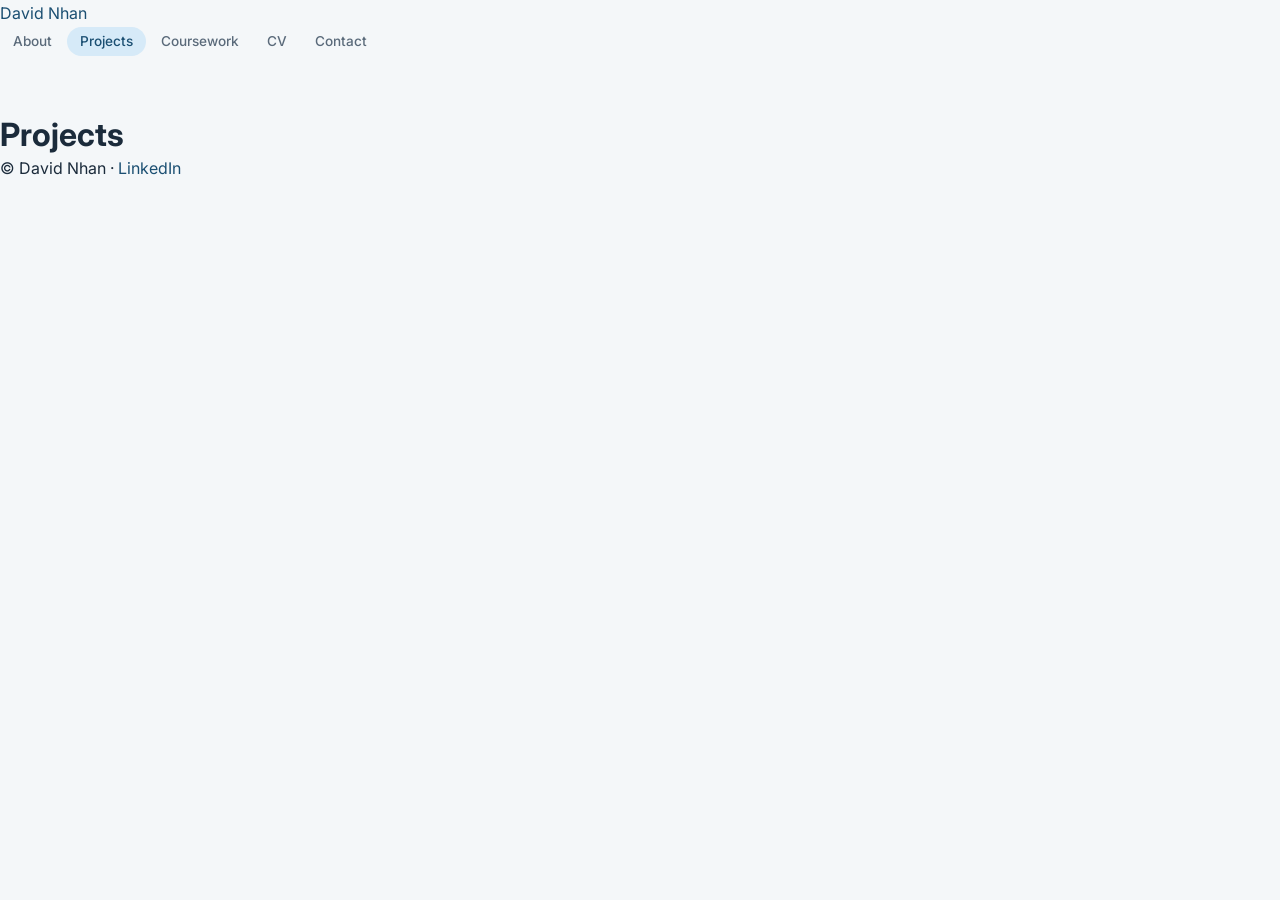
<file: projects.html>
<!DOCTYPE html>
<html lang="en">
<head>
  <meta charset="UTF-8" />
  <meta name="viewport" content="width=device-width, initial-scale=1.0" />
  <title>Projects — David Nhan</title>
  <link rel="preconnect" href="https://fonts.googleapis.com" />
  <link rel="preconnect" href="https://fonts.gstatic.com" crossorigin />
  <link href="https://fonts.googleapis.com/css2?family=Inter:wght@400;500;600&family=Source+Serif+4:ital,wght@0,400;0,600;1,400&display=swap" rel="stylesheet" />
  <link rel="stylesheet" href="styles.css" />
</head>
<body>
  <header class="site-header">
    <nav class="nav" aria-label="Main navigation">
      <a href="index.html" class="nav-brand">David Nhan</a>
      <button class="nav-toggle" aria-label="Open menu" aria-expanded="false">☰</button>
      <ul class="nav-links" id="nav-links">
        <li><a href="index.html">About</a></li>
        <li><a href="projects.html" class="active">Projects</a></li>
        <li><a href="teaching.html">Coursework</a></li>
        <li><a href="cv.html">CV</a></li>
        <li><a href="index.html#contact">Contact</a></li>
      </ul>
    </nav>
  </header>

  <main>
    <div class="container-narrow">
      <h1>Projects</h1>
      <p class="lead"></p>
    </div>
  </main>

  <footer class="site-footer">
    © <span id="year"></span> David Nhan ·
    <a href="https://www.linkedin.com/in/david-nhan-41972a270/" target="_blank" rel="noopener">LinkedIn</a>
  </footer>

  <script src="script.js"></script>
</body>
</html>
</file>
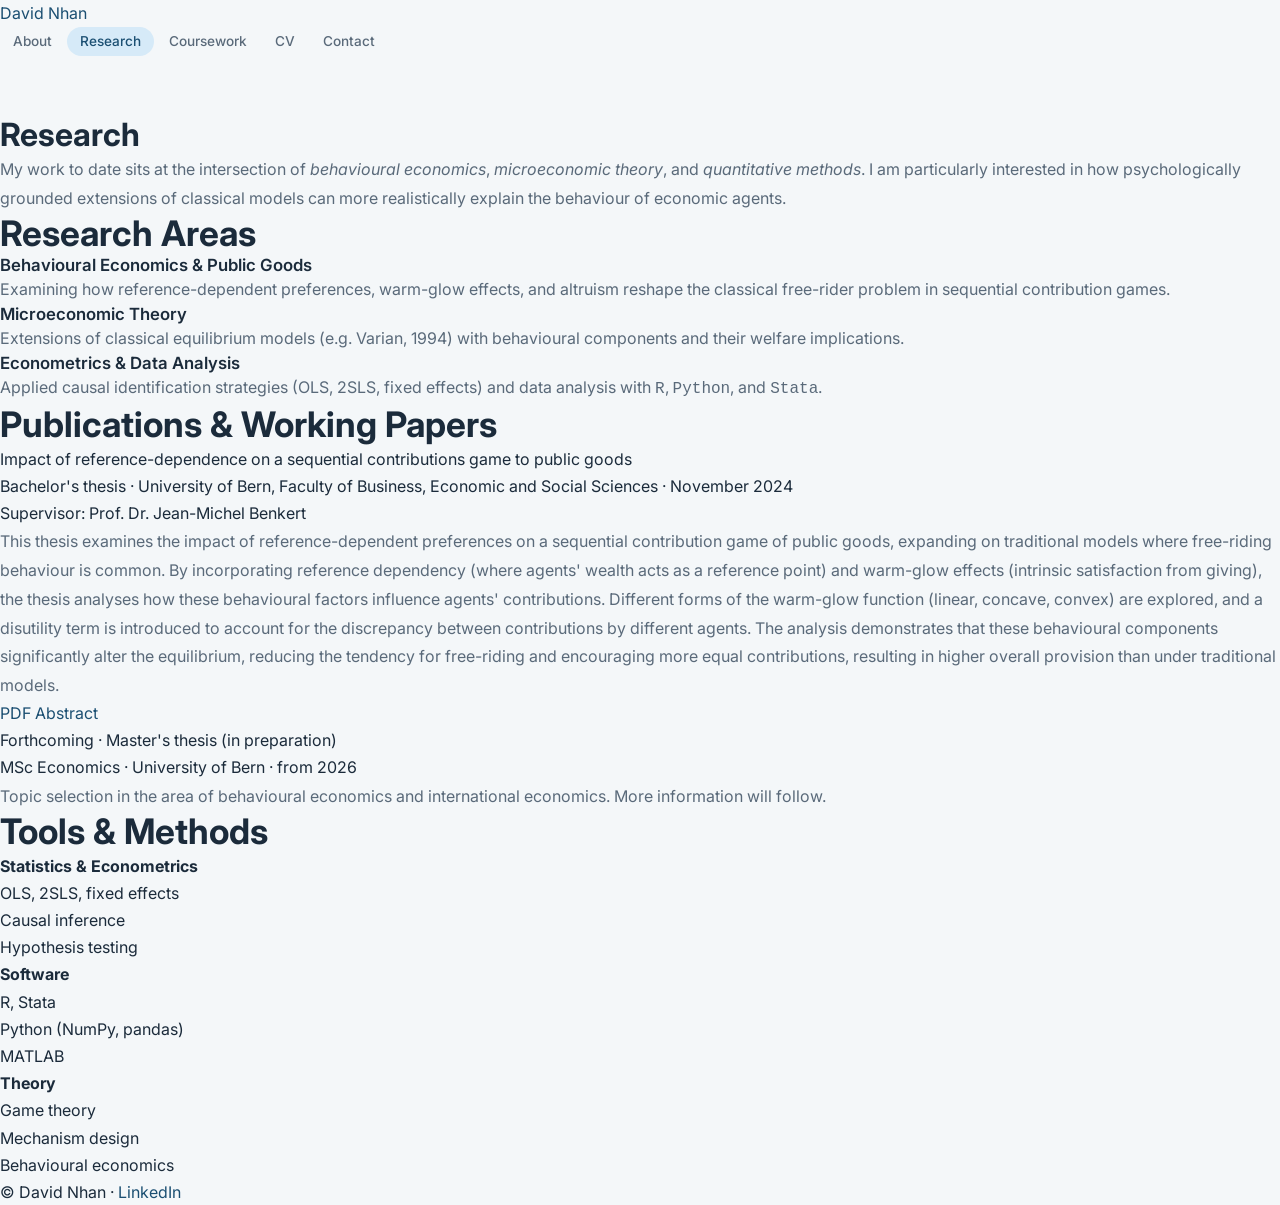
<file: research.html>
<!DOCTYPE html>
<html lang="en">
<head>
  <meta charset="UTF-8" />
  <meta name="viewport" content="width=device-width, initial-scale=1.0" />
  <title>Research — David Nhan</title>
  <link rel="preconnect" href="https://fonts.googleapis.com" />
  <link rel="preconnect" href="https://fonts.gstatic.com" crossorigin />
  <link href="https://fonts.googleapis.com/css2?family=Inter:wght@400;500;600&family=Source+Serif+4:ital,wght@0,400;0,600;1,400&display=swap" rel="stylesheet" />
  <link rel="stylesheet" href="styles.css" />
</head>
<body>
  <header class="site-header">
    <nav class="nav" aria-label="Main navigation">
      <a href="index.html" class="nav-brand">David Nhan</a>
      <button class="nav-toggle" aria-label="Open menu" aria-expanded="false">☰</button>
      <ul class="nav-links" id="nav-links">
        <li><a href="index.html">About</a></li>
        <li><a href="research.html" class="active">Research</a></li>
        <li><a href="teaching.html">Coursework</a></li>
        <li><a href="cv.html">CV</a></li>
        <li><a href="index.html#contact">Contact</a></li>
      </ul>
    </nav>
  </header>

  <main>
    <div class="container-narrow">
      <h1>Research</h1>
      <p class="lead">
        My work to date sits at the intersection of <em>behavioural
        economics</em>, <em>microeconomic theory</em>, and <em>quantitative
        methods</em>. I am particularly interested in how psychologically
        grounded extensions of classical models can more realistically
        explain the behaviour of economic agents.
      </p>

      <h2>Research Areas</h2>
      <div class="research-area">
        <h3>Behavioural Economics &amp; Public Goods</h3>
        <p>
          Examining how reference-dependent preferences, warm-glow effects,
          and altruism reshape the classical free-rider problem in sequential
          contribution games.
        </p>
      </div>
      <div class="research-area">
        <h3>Microeconomic Theory</h3>
        <p>
          Extensions of classical equilibrium models (e.g. Varian, 1994) with
          behavioural components and their welfare implications.
        </p>
      </div>
      <div class="research-area">
        <h3>Econometrics &amp; Data Analysis</h3>
        <p>
          Applied causal identification strategies (OLS, 2SLS, fixed effects)
          and data analysis with <code>R</code>, <code>Python</code>, and
          <code>Stata</code>.
        </p>
      </div>

      <h2>Publications &amp; Working Papers</h2>

      <article class="publication">
        <div class="pub-title">
          Impact of reference-dependence on a sequential contributions game to public goods
        </div>
        <div class="pub-meta">
          Bachelor's thesis · University of Bern, Faculty of Business, Economic and Social Sciences · November 2024<br />
          Supervisor: Prof. Dr. Jean-Michel Benkert
        </div>
        <p class="pub-abstract">
          This thesis examines the impact of reference-dependent preferences
          on a sequential contribution game of public goods, expanding on
          traditional models where free-riding behaviour is common. By
          incorporating reference dependency (where agents' wealth acts as a
          reference point) and warm-glow effects (intrinsic satisfaction from
          giving), the thesis analyses how these behavioural factors
          influence agents' contributions. Different forms of the warm-glow
          function (linear, concave, convex) are explored, and a disutility
          term is introduced to account for the discrepancy between
          contributions by different agents. The analysis demonstrates that
          these behavioural components significantly alter the equilibrium,
          reducing the tendency for free-riding and encouraging more equal
          contributions, resulting in higher overall provision than under
          traditional models.
        </p>
        <div class="pub-links">
          <a href="docs/Bachelor_Thesis.pdf" target="_blank" rel="noopener">PDF</a>
          <a href="docs/Bachelor_Thesis.pdf#page=3" target="_blank" rel="noopener">Abstract</a>
        </div>
      </article>

      <article class="publication">
        <div class="pub-title muted">
          Forthcoming · Master's thesis (in preparation)
        </div>
        <div class="pub-meta">
          MSc Economics · University of Bern · from 2026
        </div>
        <p class="pub-abstract muted">
          Topic selection in the area of behavioural economics and
          international economics. More information will follow.
        </p>
      </article>

      <h2>Tools &amp; Methods</h2>
      <div class="tag-grid">
        <div class="tag-card">
          <h4>Statistics &amp; Econometrics</h4>
          <ul>
            <li>OLS, 2SLS, fixed effects</li>
            <li>Causal inference</li>
            <li>Hypothesis testing</li>
          </ul>
        </div>
        <div class="tag-card">
          <h4>Software</h4>
          <ul>
            <li>R, Stata</li>
            <li>Python (NumPy, pandas)</li>
            <li>MATLAB</li>
          </ul>
        </div>
        <div class="tag-card">
          <h4>Theory</h4>
          <ul>
            <li>Game theory</li>
            <li>Mechanism design</li>
            <li>Behavioural economics</li>
          </ul>
        </div>
      </div>
    </div>
  </main>

  <footer class="site-footer">
    © <span id="year"></span> David Nhan ·
    <a href="https://www.linkedin.com/in/david-nhan-41972a270/" target="_blank" rel="noopener">LinkedIn</a>
  </footer>

  <script src="script.js"></script>
</body>
</html>
</file>
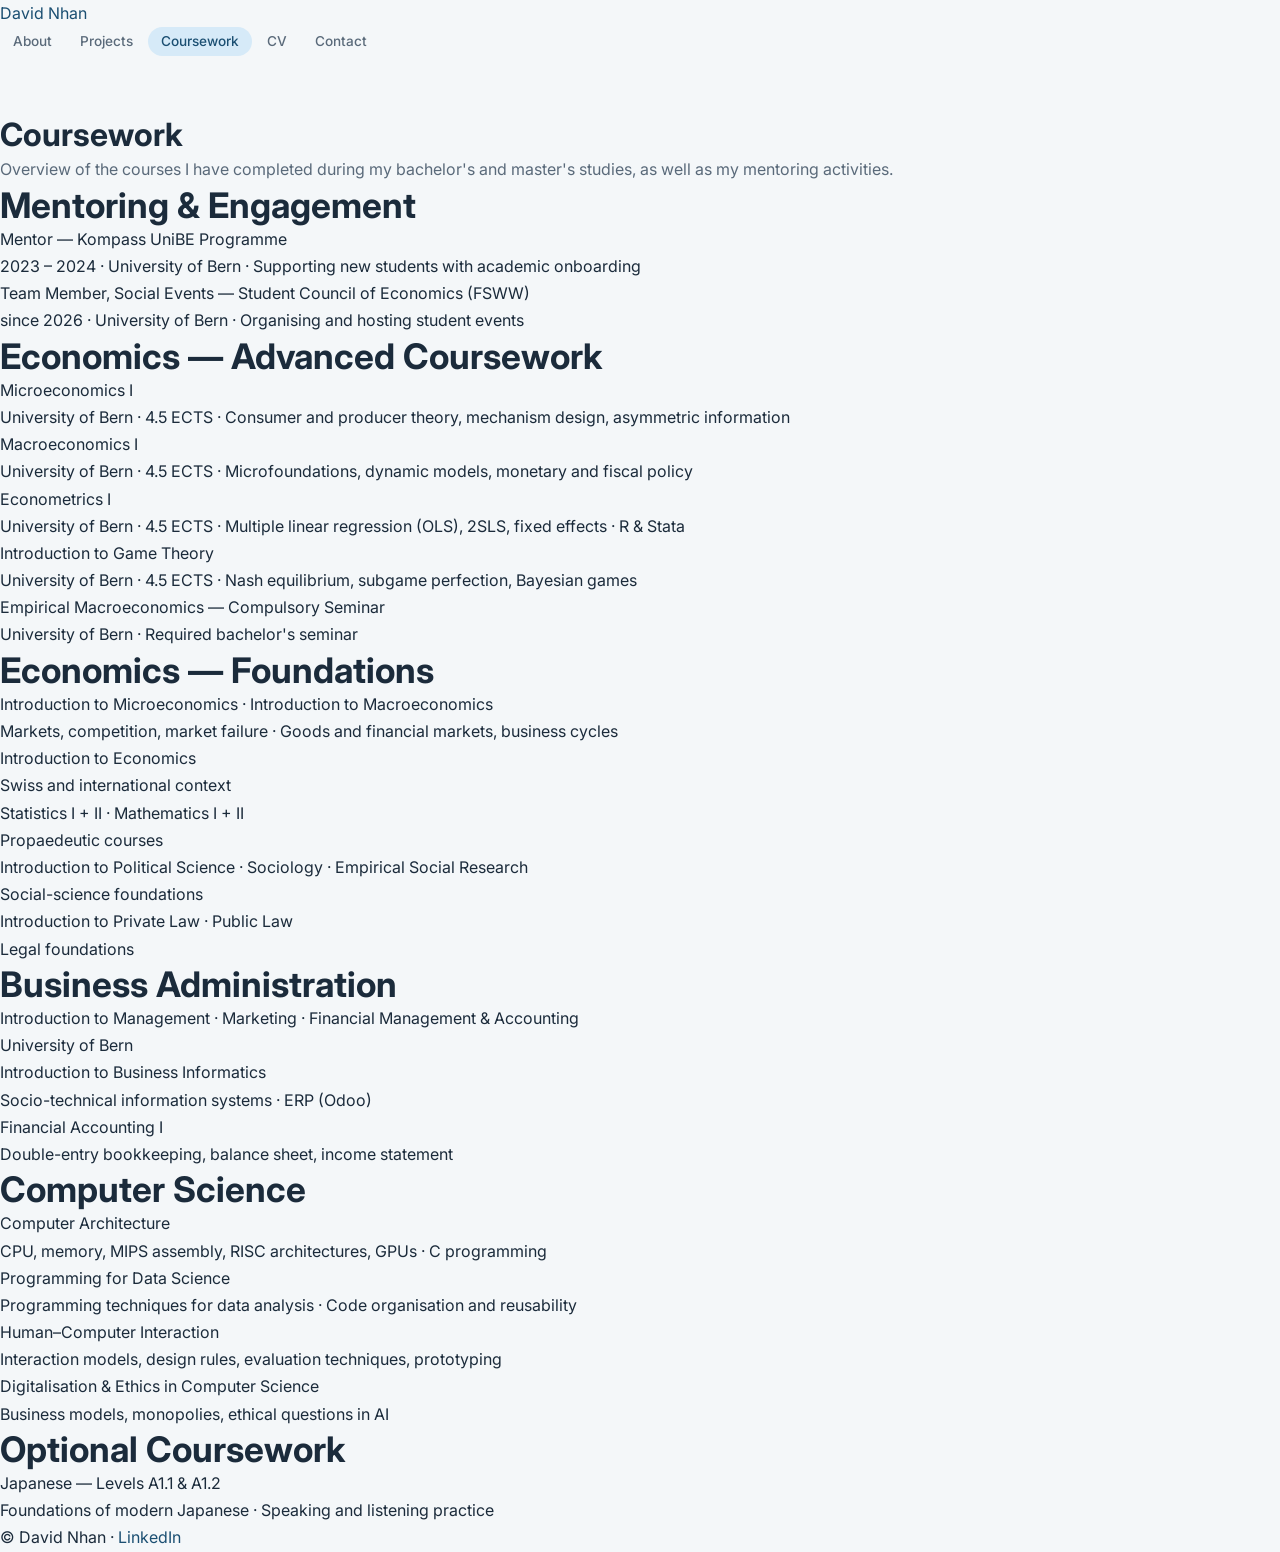
<file: teaching.html>
<!DOCTYPE html>
<html lang="en">
<head>
  <meta charset="UTF-8" />
  <meta name="viewport" content="width=device-width, initial-scale=1.0" />
  <title>Coursework — David Nhan</title>
  <link rel="preconnect" href="https://fonts.googleapis.com" />
  <link rel="preconnect" href="https://fonts.gstatic.com" crossorigin />
  <link href="https://fonts.googleapis.com/css2?family=Inter:wght@400;500;600&family=Source+Serif+4:ital,wght@0,400;0,600;1,400&display=swap" rel="stylesheet" />
  <link rel="stylesheet" href="styles.css" />
</head>
<body>
  <header class="site-header">
    <nav class="nav" aria-label="Main navigation">
      <a href="index.html" class="nav-brand">David Nhan</a>
      <button class="nav-toggle" aria-label="Open menu" aria-expanded="false">☰</button>
      <ul class="nav-links" id="nav-links">
        <li><a href="index.html">About</a></li>
        <li><a href="projects.html">Projects</a></li>
        <li><a href="teaching.html" class="active">Coursework</a></li>
        <li><a href="cv.html">CV</a></li>
        <li><a href="index.html#contact">Contact</a></li>
      </ul>
    </nav>
  </header>

  <main>
    <div class="container-narrow">
      <h1>Coursework</h1>
      <p class="lead">
        Overview of the courses I have completed during my bachelor's and
        master's studies, as well as my mentoring activities.
      </p>

      <h2>Mentoring &amp; Engagement</h2>
      <ul class="teaching-list">
        <li>
          <div class="course-title">Mentor — Kompass UniBE Programme</div>
          <div class="course-meta">2023 – 2024 · University of Bern · Supporting new students with academic onboarding</div>
        </li>
        <li>
          <div class="course-title">Team Member, Social Events — Student Council of Economics (FSWW)</div>
          <div class="course-meta">since 2026 · University of Bern · Organising and hosting student events</div>
        </li>
      </ul>

      <h2>Economics — Advanced Coursework</h2>
      <ul class="teaching-list">
        <li>
          <div class="course-title">Microeconomics I</div>
          <div class="course-meta">University of Bern · 4.5 ECTS · Consumer and producer theory, mechanism design, asymmetric information</div>
        </li>
        <li>
          <div class="course-title">Macroeconomics I</div>
          <div class="course-meta">University of Bern · 4.5 ECTS · Microfoundations, dynamic models, monetary and fiscal policy</div>
        </li>
        <li>
          <div class="course-title">Econometrics I</div>
          <div class="course-meta">University of Bern · 4.5 ECTS · Multiple linear regression (OLS), 2SLS, fixed effects · R &amp; Stata</div>
        </li>
        <li>
          <div class="course-title">Introduction to Game Theory</div>
          <div class="course-meta">University of Bern · 4.5 ECTS · Nash equilibrium, subgame perfection, Bayesian games</div>
        </li>
        <li>
          <div class="course-title">Empirical Macroeconomics — Compulsory Seminar</div>
          <div class="course-meta">University of Bern · Required bachelor's seminar</div>
        </li>
      </ul>

      <h2>Economics — Foundations</h2>
      <ul class="teaching-list">
        <li>
          <div class="course-title">Introduction to Microeconomics · Introduction to Macroeconomics</div>
          <div class="course-meta">Markets, competition, market failure · Goods and financial markets, business cycles</div>
        </li>
        <li>
          <div class="course-title">Introduction to Economics</div>
          <div class="course-meta">Swiss and international context</div>
        </li>
        <li>
          <div class="course-title">Statistics I + II · Mathematics I + II</div>
          <div class="course-meta">Propaedeutic courses</div>
        </li>
        <li>
          <div class="course-title">Introduction to Political Science · Sociology · Empirical Social Research</div>
          <div class="course-meta">Social-science foundations</div>
        </li>
        <li>
          <div class="course-title">Introduction to Private Law · Public Law</div>
          <div class="course-meta">Legal foundations</div>
        </li>
      </ul>

      <h2>Business Administration</h2>
      <ul class="teaching-list">
        <li>
          <div class="course-title">Introduction to Management · Marketing · Financial Management &amp; Accounting</div>
          <div class="course-meta">University of Bern</div>
        </li>
        <li>
          <div class="course-title">Introduction to Business Informatics</div>
          <div class="course-meta">Socio-technical information systems · ERP (Odoo)</div>
        </li>
        <li>
          <div class="course-title">Financial Accounting I</div>
          <div class="course-meta">Double-entry bookkeeping, balance sheet, income statement</div>
        </li>
      </ul>

      <h2>Computer Science</h2>
      <ul class="teaching-list">
        <li>
          <div class="course-title">Computer Architecture</div>
          <div class="course-meta">CPU, memory, MIPS assembly, RISC architectures, GPUs · C programming</div>
        </li>
        <li>
          <div class="course-title">Programming for Data Science</div>
          <div class="course-meta">Programming techniques for data analysis · Code organisation and reusability</div>
        </li>
        <li>
          <div class="course-title">Human–Computer Interaction</div>
          <div class="course-meta">Interaction models, design rules, evaluation techniques, prototyping</div>
        </li>
        <li>
          <div class="course-title">Digitalisation &amp; Ethics in Computer Science</div>
          <div class="course-meta">Business models, monopolies, ethical questions in AI</div>
        </li>
      </ul>

      <h2>Optional Coursework</h2>
      <ul class="teaching-list">
        <li>
          <div class="course-title">Japanese — Levels A1.1 &amp; A1.2</div>
          <div class="course-meta">Foundations of modern Japanese · Speaking and listening practice</div>
        </li>
      </ul>
    </div>
  </main>

  <footer class="site-footer">
    © <span id="year"></span> David Nhan ·
    <a href="https://www.linkedin.com/in/david-nhan-41972a270/" target="_blank" rel="noopener">LinkedIn</a>
  </footer>

  <script src="script.js"></script>
</body>
</html>
</file>
<file: styles.css>
/* ================================================================
    styles.css — Personal Website
    ================================================================

   TABLE OF CONTENTS
   1.  CSS Variables  (colors, shadows, spacing — edit here first)
   2.  Reset & Base
   3.  Typography
   4.  Utility classes
   5.  Buttons
   6.  Navigation
   7.  Hero section
   8.  About section
   9.  Timeline  (Education & Experience)
   10. Skills section
   11. Projects section
   12. Interests section
   13. Contact section
   14. Footer
   15. Scroll reveal animation
   16. Responsive (tablet & mobile)

   ✏️  QUICK CUSTOMISATION:
   — Colors:     edit the :root block in section 1
   — Fonts:      edit font-family in the body selector (section 2)
   — Max width:  edit --max-width in section 1
   ================================================================ */


/* ================================================================
   1.  CSS VARIABLES
   ================================================================ */
:root {
    /* ✏️ Change the color palette here */
    --color-bg:            #F4F7F9;       /* page background */
    --color-surface:       #FFFFFF;       /* card / nav background */
    --color-text:          #1B2B3B;       /* main body text */
    --color-text-muted:    #5A6A7A;       /* secondary text */
    --color-accent:        #1B4F72;       /* primary accent — deep navy blue */
    --color-accent-hover:  #154360;       /* darker accent for hover */
    --color-accent-light:  #D6EAF8;       /* very light accent tint */
    --color-border:        #DDE6EE;       /* card / input borders */
    --color-section-alt:   #EBF2F8;       /* alternate section background */
    --color-tag-bg:        #EBF5FB;       /* tag / badge background */
    --color-tag-text:      #1B4F72;       /* tag / badge text */
    --color-exchange:      #0E6655;       /* exchange tag — green */
    --color-exchange-bg:   #D1F2EB;

    --shadow-sm:  0 1px 4px rgba(0, 0, 0, 0.06);
    --shadow-md:  0 4px 16px rgba(0, 0, 0, 0.09);
    --shadow-lg:  0 8px 32px rgba(0, 0, 0, 0.12);

    --radius-sm:   8px;
    --radius-md:   14px;
    --radius-lg:   20px;
    --radius-full: 9999px;

    --transition: 0.24s ease;

    /* ✏️ Change the max content width here */
    --max-width: 1080px;
}


/* ================================================================
   2.  RESET & BASE
   ================================================================ */
*, *::before, *::after {
    box-sizing: border-box;
    margin: 0;
    padding: 0;
}

html {
    font-size: 16px;
    scroll-behavior: auto;   /* never CSS-smooth — JS animation handles it */
    overflow-anchor: none;   /* disable scroll anchoring; it adjusts scrollTop mid-animation */
    overflow-x: hidden;      /* prevent horizontal overflow on mobile */
}

body {
    /* ✏️ Change the font here — keep Inter as fallback */
    font-family: 'Inter', -apple-system, BlinkMacSystemFont, 'Segoe UI', sans-serif;
    background-color: var(--color-bg);
    color: var(--color-text);
    line-height: 1.7;
    -webkit-font-smoothing: antialiased;
    overflow-x: hidden;      /* belt-and-suspenders against horizontal overflow */
    min-width: 0;
}

ul { list-style: none; }
img { display: block; max-width: 100%; }
a { color: var(--color-accent); text-decoration: none; }

/* nav-highlight animation removed — it was the main cause of the scroll shake */


/* ================================================================
   3.  TYPOGRAPHY
   ================================================================ */
h1, h2, h3 { line-height: 1.2; color: var(--color-text); }

/* ✏️ hero name uses Playfair Display — change font-family here */
h1.hero-name {
    font-family: 'Playfair Display', Georgia, serif;
}

h2 {
    font-size: clamp(1.7rem, 3vw, 2.2rem);
    font-weight: 700;
}

h3 {
    font-size: 1.05rem;
    font-weight: 600;
}

p {
    color: var(--color-text-muted);
    line-height: 1.8;
}


/* ================================================================
   4.  UTILITY
   ================================================================ */
.container {
    max-width: var(--max-width);
    margin: 0 auto;
    padding: 0 1.5rem;
}

.section {
    padding: 5rem 0;
    scroll-margin-top: 62px;
}

.section-alt {
    background-color: var(--color-section-alt);
}

.section-header {
    text-align: center;
    margin-bottom: 3rem;
}

/* Coloured pill label above a section heading */
.section-label {
    display: inline-block;
    font-size: 0.72rem;
    font-weight: 600;
    letter-spacing: 0.12em;
    text-transform: uppercase;
    color: var(--color-accent);
    background-color: var(--color-accent-light);
    padding: 0.3rem 0.9rem;
    border-radius: var(--radius-full);
    margin-bottom: 0.6rem;
}


/* ================================================================
   5.  BUTTONS
   ================================================================ */
.btn {
    display: inline-flex;
    align-items: center;
    gap: 0.45rem;
    padding: 0.65rem 1.35rem;
    border-radius: var(--radius-full);
    font-size: 0.875rem;
    font-weight: 500;
    font-family: inherit;
    cursor: pointer;
    border: 2px solid transparent;
    transition: var(--transition);
    white-space: nowrap;
    line-height: 1;
}

.btn-icon {
    width: 1.05rem;
    height: 1.05rem;
    flex-shrink: 0;
    display: block;
}

.btn-icon-in {
    display: inline-flex;
    align-items: center;
    justify-content: center;
    width: 1.05rem;
    height: 1.05rem;
    border: 1.6px solid currentColor;
    border-radius: 50%;
    font-size: 0.62rem;
    font-weight: 700;
    line-height: 1;
    text-transform: lowercase;
}

.btn-icon path {
    vector-effect: non-scaling-stroke;
}

/* Filled accent button */
.btn-primary {
    background-color: var(--color-accent);
    color: #fff;
    border-color: var(--color-accent);
}
.btn-primary:hover {
    background-color: var(--color-accent-hover);
    border-color: var(--color-accent-hover);
    transform: translateY(-2px);
    box-shadow: var(--shadow-md);
}

/* White / bordered button */
.btn-secondary {
    background-color: var(--color-surface);
    color: var(--color-text);
    border-color: var(--color-border);
}
.btn-secondary:hover {
    border-color: var(--color-accent);
    color: var(--color-accent);
    transform: translateY(-2px);
    box-shadow: var(--shadow-md);
}

/* Ghost button */
.btn-outline {
    background-color: transparent;
    color: var(--color-accent);
    border-color: var(--color-accent);
}
.btn-outline:hover {
    background-color: var(--color-accent);
    color: #fff;
    transform: translateY(-2px);
    box-shadow: var(--shadow-md);
}


/* ================================================================
   6.  NAVIGATION
   ================================================================ */
.nav-header {
    position: fixed;          /* sticky breaks when a parent has overflow-x:hidden */
    top: 0;
    left: 0;
    right: 0;
    z-index: 1000;
    background-color: rgba(244, 247, 249, 0.95);
    backdrop-filter: blur(14px);
    -webkit-backdrop-filter: blur(14px);
    border-bottom: 1px solid var(--color-border);
}

/* Push page content below the fixed header */
main {
    padding-top: 62px;
}

.nav-container {
    max-width: var(--max-width);
    margin: 0 auto;
    padding: 0 1.5rem;
    height: 62px;
    display: flex;
    align-items: center;
    justify-content: space-between;
}

.nav-logo {
    font-size: 0.78rem;
    font-weight: 700;
    color: var(--color-accent);
    letter-spacing: 0.08em;
    width: 36px;
    height: 36px;
    border: 2px solid var(--color-accent);
    border-radius: 50%;
    display: flex;
    align-items: center;
    justify-content: center;
    transition: var(--transition);
    flex-shrink: 0;
}
.nav-logo:hover {
    background-color: var(--color-accent);
    color: white;
}

.nav-lang {
    font-size: 0.72rem !important;
    font-weight: 700 !important;
    letter-spacing: 0.08em;
    border: 1.5px solid var(--color-accent);
    border-radius: 4px;
    padding: 0.2rem 0.5rem !important;
    color: var(--color-accent) !important;
    transition: var(--transition);
}
.nav-lang:hover, .nav-lang.active {
    background: var(--color-accent);
    color: white !important;
}

.nav-links {
    display: flex;
    gap: 0.15rem;
    align-items: center;
}

.nav-links a {
    font-size: 0.85rem;
    font-weight: 500;
    color: var(--color-text-muted);
    padding: 0.4rem 0.8rem;
    border-radius: var(--radius-full);
    transition: var(--transition);
}

.nav-links a:hover,
.nav-links a.active {
    color: var(--color-accent);
    background-color: var(--color-accent-light);
    /* font-weight intentionally NOT changed — bold text is wider and causes nav layout shift */
}

/* Hamburger toggle (hidden on desktop) */
.nav-toggle {
    display: none;
    flex-direction: column;
    gap: 5px;
    background: none;
    border: none;
    cursor: pointer;
    padding: 4px;
}

.nav-toggle span {
    display: block;
    width: 22px;
    height: 2px;
    background-color: var(--color-text);
    border-radius: 2px;
    transition: var(--transition);
}

/* Animate hamburger into X when open */
.nav-toggle.open span:nth-child(1) { transform: translateY(7px) rotate(45deg); }
.nav-toggle.open span:nth-child(2) { opacity: 0; transform: scaleX(0); }
.nav-toggle.open span:nth-child(3) { transform: translateY(-7px) rotate(-45deg); }


/* ================================================================
   7.  HERO SECTION
   ================================================================ */
.hero-section {
    min-height: auto;
    display: flex;
    align-items: center;
    padding: 3rem 0 2.5rem;
    scroll-margin-top: 62px;
    background: linear-gradient(140deg, #F4F7F9 0%, #EBF5FB 55%, #F4F7F9 100%);
    position: relative;
    overflow: hidden;
}

/* Subtle radial glow in the top-right corner */
.hero-section::before {
    content: '';
    position: absolute;
    top: -180px;
    right: -180px;
    width: 550px;
    height: 550px;
    background: radial-gradient(circle, rgba(27, 79, 114, 0.07) 0%, transparent 70%);
    pointer-events: none;
}

.hero-container {
    max-width: var(--max-width);
    margin: 0 auto;
    padding: 0 1.5rem;
    display: grid;
    grid-template-columns: minmax(0, 1fr) 320px;
    gap: 4rem;
    align-items: start;
}

/* min-width: 0 is required in grid so long German text wraps
   instead of expanding the column and pushing the image out */
.hero-text {
    min-width: 0;
}

/* ---- Hero text ---- */
.hero-greeting {
    font-size: 0.9rem;
    font-weight: 500;
    color: var(--color-accent);
    letter-spacing: 0.04em;
    margin-bottom: 0.4rem;
}

.hero-name {
    font-size: clamp(2.4rem, 5vw, 3.8rem);
    font-weight: 700;
    color: var(--color-text);
    margin-bottom: 0.75rem;
    line-height: 1.1;
}

.hero-headline {
    font-size: 1.1rem;
    font-weight: 600;
    color: var(--color-text);
    margin-bottom: 0.25rem;
}

.hero-sub-headline {
    display: block;
    font-size: 0.9rem;
    font-weight: 400;
    color: var(--color-text-muted);
    margin-bottom: 1.1rem;
}

.hero-intro {
    font-size: 0.95rem;
    color: var(--color-text-muted);
    max-width: 100%;
    margin-bottom: 1.5rem;
    line-height: 1.85;
}

/* ---- Badges ---- */
.hero-badges {
    display: flex;
    flex-wrap: wrap;
    gap: 0.5rem;
    margin-bottom: 1.75rem;
}

.badge {
    display: inline-flex;
    align-items: center;
    gap: 0.35rem;
    font-size: 0.78rem;
    font-weight: 500;
    padding: 0.32rem 0.8rem;
    border-radius: var(--radius-full);
}

.badge-location {
    background-color: var(--color-surface);
    color: var(--color-text-muted);
    border: 1px solid var(--color-border);
    box-shadow: var(--shadow-sm);
}

.badge-open {
    background-color: #EAFAF1;
    color: #1E8449;
    border: 1px solid #A9DFBF;
}

/* Animated green dot */
.pulse-dot {
    width: 7px;
    height: 7px;
    background-color: #27AE60;
    border-radius: 50%;
    animation: pulse 2.2s ease-in-out infinite;
    flex-shrink: 0;
}

@keyframes pulse {
    0%, 100% { box-shadow: 0 0 0 0 rgba(39, 174, 96, 0.45); }
    50%       { box-shadow: 0 0 0 5px rgba(39, 174, 96, 0); }
}

/* ---- Hero buttons ---- */
.hero-buttons {
    display: flex;
    flex-wrap: wrap;
    gap: 0.7rem;
}

/* ---- Hero image ---- */
.hero-image-wrapper {
    position: relative;
    display: flex;
    justify-content: center;
    align-items: flex-start;
    flex-shrink: 0;
    width: 320px;
}

.hero-image-ring {
    width: 290px;
    height: 290px;
    border-radius: 50%;
    background: linear-gradient(135deg, var(--color-accent) 0%, #2980B9 100%);
    padding: 4px;
    box-shadow: var(--shadow-lg);
    flex-shrink: 0;
}

.hero-image {
    width: 100%;
    height: 100%;
    border-radius: 50%;
    object-fit: cover;
    object-position: center 20%;
    border: 4px solid var(--color-surface);
    background-color: var(--color-accent-light);
    display: block;
}

/* Floating university card beneath the image */
.hero-image-card {
    position: absolute;
    bottom: 12px;
    left: -10px;
    display: flex;
    align-items: center;
    gap: 0.55rem;
    background-color: var(--color-surface);
    border: 1px solid var(--color-border);
    border-radius: var(--radius-md);
    padding: 0.55rem 0.9rem;
    box-shadow: var(--shadow-md);
    color: var(--color-accent);
    pointer-events: none;
}

.hero-image-card div {
    display: flex;
    flex-direction: column;
    gap: 0.1rem;
}

.hero-image-card span {
    font-size: 0.78rem;
    font-weight: 600;
    color: var(--color-text);
    line-height: 1;
}

.hero-image-card small {
    font-size: 0.7rem;
    color: var(--color-text-muted);
}


/* ================================================================
   8.  ABOUT SECTION
   ================================================================ */
.about-content {
    max-width: 780px;
    margin: 0 auto;
}

.about-content p {
    font-size: 0.96rem;
    line-height: 1.85;
    margin-bottom: 1rem;
}

.about-highlights {
    display: grid;
    grid-template-columns: repeat(3, 1fr);
    gap: 1.25rem;
    margin-top: 2.5rem;
}

.highlight-card {
    background-color: var(--color-surface);
    border: 1px solid var(--color-border);
    border-radius: var(--radius-md);
    padding: 1.5rem 1.25rem;
    text-align: center;
    box-shadow: var(--shadow-sm);
    transition: var(--transition);
    min-height: 110px;
    display: flex;
    flex-direction: column;
    align-items: center;
    justify-content: center;
}

.highlight-card:hover {
    transform: translateY(-4px);
    box-shadow: var(--shadow-md);
}

.highlight-number {
    display: block;
    font-size: 2rem;
    font-weight: 700;
    color: var(--color-accent);
    line-height: 1;
    margin-bottom: 0.4rem;
}

.highlight-label {
    font-size: 0.78rem;
    color: var(--color-text-muted);
    font-weight: 500;
    display: block;
}

.highlight-sub {
    font-size: 0.68rem;
    color: var(--color-accent);
    letter-spacing: 0.04em;
    display: block;
    margin-top: 0.15rem;
}


/* ================================================================
   9.  TIMELINE  (Education & Experience)
   ================================================================ */
.timeline {
    position: relative;
    max-width: 760px;
    margin: 0 auto;
}

/* Vertical line */
.timeline::before {
    content: '';
    position: absolute;
    left: 13px;
    top: 10px;
    bottom: 10px;
    width: 2px;
    background: linear-gradient(to bottom, var(--color-accent), var(--color-border));
    border-radius: 2px;
}

.timeline-item {
    position: relative;
    padding-left: 48px;
    margin-bottom: 1.75rem;
}

.timeline-item:last-child {
    margin-bottom: 0;
}

/* Circle dot on the line */
.timeline-dot {
    position: absolute;
    left: 5px;
    top: 22px;
    width: 17px;
    height: 17px;
    border-radius: 50%;
    background-color: var(--color-accent);
    border: 3px solid var(--color-bg);
    box-shadow: 0 0 0 2px var(--color-accent);
    transition: var(--transition);
}

.timeline-dot-exchange {
    background-color: var(--color-exchange);
    box-shadow: 0 0 0 2px var(--color-exchange);
}

.section-alt .timeline-dot {
    border-color: var(--color-section-alt);
}

/* Card */
.timeline-card {
    background-color: var(--color-surface);
    border: 1px solid var(--color-border);
    border-radius: var(--radius-md);
    padding: 1.4rem 1.5rem;
    box-shadow: var(--shadow-sm);
    transition: var(--transition);
}

.timeline-card:hover {
    transform: translateY(-3px);
    box-shadow: var(--shadow-md);
}

.timeline-meta {
    display: flex;
    align-items: center;
    gap: 0.65rem;
    flex-wrap: wrap;
    margin-bottom: 0.5rem;
}

.timeline-date {
    font-size: 0.78rem;
    font-weight: 500;
    color: var(--color-text-muted);
}

.timeline-tag {
    font-size: 0.68rem;
    font-weight: 600;
    letter-spacing: 0.05em;
    text-transform: uppercase;
    padding: 0.18rem 0.55rem;
    border-radius: var(--radius-full);
}

.tag-current  { background-color: var(--color-accent-light); color: var(--color-accent); }
.tag-exchange { background-color: var(--color-exchange-bg);   color: var(--color-exchange); }

.timeline-institution {
    font-size: 0.83rem;
    font-weight: 500;
    color: var(--color-accent);
    margin: 0.3rem 0 0.65rem;
}

.timeline-details {
    display: flex;
    flex-direction: column;
    gap: 0.3rem;
}

.timeline-details li {
    font-size: 0.86rem;
    color: var(--color-text-muted);
    padding-left: 1rem;
    position: relative;
    line-height: 1.55;
}

.timeline-details li::before {
    content: '›';
    position: absolute;
    left: 0;
    color: var(--color-accent);
    font-weight: 600;
}


/* ================================================================
   10. SKILLS SECTION
   ================================================================ */
.skills-grid {
    display: grid;
    grid-template-columns: repeat(auto-fit, minmax(270px, 1fr));
    gap: 1.4rem;
}

.skill-group {
    background-color: var(--color-surface);
    border: 1px solid var(--color-border);
    border-radius: var(--radius-md);
    padding: 1.6rem;
    box-shadow: var(--shadow-sm);
    transition: var(--transition);
}

.skill-group:hover {
    transform: translateY(-3px);
    box-shadow: var(--shadow-md);
}

.skill-group-wide {
    grid-column: 1 / -1;
}

.skill-group-title {
    display: flex;
    align-items: center;
    gap: 0.45rem;
    font-size: 0.88rem;
    font-weight: 600;
    color: var(--color-text);
    margin-bottom: 1.1rem;
    padding-bottom: 0.7rem;
    border-bottom: 1px solid var(--color-border);
}

.skill-group-title svg { color: var(--color-accent); }

.skill-tags {
    display: flex;
    flex-wrap: wrap;
    gap: 0.55rem;
}

/* Language row item */
.skill-tag-language {
    display: flex;
    align-items: center;
    justify-content: space-between;
    gap: 0.5rem;
    background-color: var(--color-bg);
    border: 1px solid var(--color-border);
    border-radius: var(--radius-sm);
    padding: 0.38rem 0.7rem;
    width: 100%;
}

.lang-name {
    font-size: 0.875rem;
    font-weight: 600;
    color: var(--color-text);
}

.lang-level {
    font-size: 0.75rem;
    color: var(--color-text-muted);
}

.lang-native {
    color: var(--color-accent);
    font-weight: 600;
}

/* Skill badge pill — full-width one per row */
.skill-badge {
    display: block;
    width: 100%;
    text-align: center;
    font-size: 0.8rem;
    font-weight: 500;
    padding: 0.38rem 0.8rem;
    border-radius: var(--radius-full);
    background-color: var(--color-tag-bg);
    color: var(--color-tag-text);
    border: 1px solid var(--color-accent-light);
    transition: var(--transition);
    cursor: default;
}

.skill-badge:hover {
    border-color: var(--color-accent);
}

/* Technical tool badges — same font as professional skills */
.skill-badge-tech {
    background-color: #EBF5FB;
    color: #1A5276;
    border-color: #AED6F1;
}

.skill-badge-tech:hover {
    border-color: #1A5276;
}


/* ================================================================
   11. PROJECTS SECTION
   ================================================================ */
.projects-grid {
    display: grid;
    grid-template-columns: repeat(3, 1fr);
    gap: 1.4rem;
}

.project-card {
    background-color: var(--color-surface);
    border: 1px solid var(--color-border);
    border-radius: var(--radius-md);
    padding: 1.75rem;
    box-shadow: var(--shadow-sm);
    transition: var(--transition);
    display: flex;
    flex-direction: column;
    gap: 0.9rem;
}

.project-card:hover {
    transform: translateY(-5px);
    box-shadow: var(--shadow-lg);
    border-color: var(--color-accent-light);
}

.project-icon {
    width: 46px;
    height: 46px;
    background-color: var(--color-accent-light);
    color: var(--color-accent);
    border-radius: var(--radius-sm);
    display: flex;
    align-items: center;
    justify-content: center;
    flex-shrink: 0;
}

.project-card h3 { font-size: 1rem; }
.project-card p  { font-size: 0.875rem; line-height: 1.7; }

.project-tags {
    display: flex;
    flex-wrap: wrap;
    gap: 0.45rem;
    margin-top: auto;
}

.project-tag {
    font-size: 0.74rem;
    font-weight: 500;
    padding: 0.22rem 0.6rem;
    border-radius: var(--radius-full);
    background-color: var(--color-tag-bg);
    color: var(--color-tag-text);
    border: 1px solid var(--color-accent-light);
}

.project-preview {
    margin: -1.75rem -1.75rem 1.1rem -1.75rem;
    width: calc(100% + 3.5rem);
    height: 178px;
    overflow: hidden;
    border-radius: var(--radius-md) var(--radius-md) 0 0;
    background-color: var(--color-tag-bg);
    position: relative;
    flex-shrink: 0;
}

.project-preview img {
    width: 100%;
    height: 100%;
    object-fit: cover;
    object-position: center top;
    display: block;
    transition: transform 0.4s ease;
}

.project-card:hover .project-preview img {
    transform: scale(1.04);
}

.project-preview canvas {
    width: 100% !important;
    height: auto !important;
    display: block;
}

.project-preview-loading {
    position: absolute;
    inset: 0;
    display: flex;
    align-items: center;
    justify-content: center;
    color: var(--color-text-muted);
    font-size: 0.78rem;
}

.project-read-link {
    display: inline-flex;
    align-items: center;
    gap: 0.35rem;
    margin-top: 0.25rem;
    font-size: 0.8rem;
    font-weight: 600;
    color: var(--color-accent);
    text-decoration: none;
    transition: var(--transition);
    align-self: flex-start;
}

.project-read-link:hover {
    color: var(--color-accent-hover, var(--color-accent));
    gap: 0.5rem;
}

.projects-institution-label {
    display: flex;
    align-items: center;
    gap: 0.5rem;
    font-size: 0.85rem;
    font-weight: 600;
    text-transform: uppercase;
    letter-spacing: 0.08em;
    color: var(--color-accent);
    margin-top: 2.5rem;
    margin-bottom: 1.2rem;
    padding-bottom: 0.6rem;
    border-bottom: 1px solid var(--color-accent-light);
}

.projects-institution-label:first-of-type {
    margin-top: 0;
}

.project-meta {
    font-size: 0.78rem;
    font-weight: 500;
    color: var(--color-text-muted);
    letter-spacing: 0.02em;
}


/* ================================================================
   12. INTERESTS SECTION
   ================================================================ */
.interests-grid {
    display: grid;
    grid-template-columns: repeat(auto-fit, minmax(240px, 1fr));
    gap: 1.4rem;
    max-width: 620px;
    margin: 0 auto;
}

.interest-card {
    background-color: var(--color-surface);
    border: 1px solid var(--color-border);
    border-radius: var(--radius-md);
    padding: 2rem 1.5rem;
    text-align: center;
    box-shadow: var(--shadow-sm);
    transition: var(--transition);
}

.interest-card:hover {
    transform: translateY(-4px);
    box-shadow: var(--shadow-md);
}

.interest-icon {
    width: 58px;
    height: 58px;
    background-color: var(--color-accent-light);
    color: var(--color-accent);
    border-radius: 50%;
    display: flex;
    align-items: center;
    justify-content: center;
    margin: 0 auto 1rem;
}

.interest-card h3 { margin-bottom: 0.5rem; font-size: 1rem; }
.interest-card p  { font-size: 0.875rem; line-height: 1.7; }


/* ================================================================
   12. HOBBIES / PHOTO GRID
   ================================================================ */
.hobbies-grid {
    display: grid;
    grid-template-columns: repeat(3, 1fr);
    gap: 1.4rem;
}

.hobby-card {
    background-color: var(--color-surface);
    border: 1px solid var(--color-border);
    border-radius: var(--radius-md);
    overflow: hidden;
    box-shadow: var(--shadow-sm);
    transition: var(--transition);
}

.hobby-card:hover {
    transform: translateY(-4px);
    box-shadow: var(--shadow-md);
}

.hobby-photo {
    width: 100%;
    height: 210px;
    overflow: hidden;
}

.hobby-photo img {
    width: 100%;
    height: 100%;
    object-fit: cover;
    object-position: center;
    display: block;
    transition: transform 0.4s ease;
}

.hobby-card:hover .hobby-photo img {
    transform: scale(1.04);
}

.hobby-body {
    padding: 1.1rem 1.4rem 1.3rem;
    min-height: 90px;
}

.hobby-body h3 {
    font-size: 0.95rem;
    font-weight: 600;
    margin-bottom: 0.3rem;
}

.hobby-body p {
    font-size: 0.82rem;
    color: var(--color-text-muted);
    line-height: 1.6;
}

.about-sub-heading {
    font-size: 0.75rem;
    text-transform: uppercase;
    letter-spacing: 0.12em;
    color: var(--color-accent);
    font-weight: 600;
    margin: 2.8rem 0 1.4rem;
}

.photo-subsection {
    margin-top: 3.5rem;
    padding-top: 2.5rem;
    border-top: 1px solid var(--color-border);
}

.photo-subsection-header {
    display: flex;
    align-items: flex-start;
    gap: 0.7rem;
    margin-bottom: 1.2rem;
    color: var(--color-accent);
}

.photo-subsection-header svg { flex-shrink: 0; margin-top: 0.2rem; }

.photo-subsection-header h3 {
    font-size: 1rem;
    font-weight: 600;
    color: var(--color-text);
    margin-bottom: 0.2rem;
}

.photo-subsection-header p {
    font-size: 0.85rem;
    color: var(--color-text-muted);
    margin: 0;
}

.photo-strip {
    display: grid;
    grid-template-columns: repeat(4, 1fr);
    grid-template-rows: 210px 210px 280px;
    gap: 0.7rem;
}

/*
  Layout (4 cols, 3 rows):
  Row 1+2: [Fuji landscape, 2 cols] [Alps portrait, col 3, rows 1-2 = 427px] [Tokyo Festival portrait, col 4, rows 1-2 = 427px]
  Row 2:   [Shrine landscape, 2 cols]  ↑ Alps continues  ↑ Festival continues
  Row 3:   [Shibuya portrait] [Autumn Foliage landscape, 2 cols] [Hiking portrait]
*/
.photo-tile:nth-child(1) { grid-column: 1 / 3; grid-row: 1; }
.photo-tile:nth-child(2) { grid-column: 3;     grid-row: 1 / 3; }
.photo-tile:nth-child(3) { grid-column: 4;     grid-row: 1 / 3; }
.photo-tile:nth-child(4) { grid-column: 1 / 3; grid-row: 2; }
.photo-tile:nth-child(5) { grid-column: 1;     grid-row: 3; }
.photo-tile:nth-child(6) { grid-column: 2 / 4; grid-row: 3; }
.photo-tile:nth-child(7) { grid-column: 4;     grid-row: 3; }

.photo-tile {
    margin: 0;
    border-radius: var(--radius-md);
    overflow: hidden;
    position: relative;
    contain: layout paint;          /* isolate each tile's rendering */
}

.photo-tile img {
    width: 100%;
    height: 100%;
    object-fit: cover;
    object-position: center;
    display: block;
    transition: transform 0.45s ease;
}

.photo-tile:hover img { transform: scale(1.04); }

.photo-tile figcaption {
    position: absolute;
    bottom: 0;
    left: 0;
    right: 0;
    padding: 0.5rem 0.8rem;
    font-size: 0.7rem;
    color: rgba(255, 255, 255, 0.9);
    background: linear-gradient(to top, rgba(0,0,0,0.52) 0%, transparent 100%);
    letter-spacing: 0.02em;
}


/* ================================================================
   13. PAPERS LIST (compact view in Projects section)
   ================================================================ */
.papers-list-section {
    margin-top: 2.5rem;
    padding-top: 2rem;
    border-top: 1px solid var(--color-border);
}

.papers-list-heading {
    font-size: 0.75rem;
    text-transform: uppercase;
    letter-spacing: 0.12em;
    color: var(--color-accent);
    font-weight: 600;
    margin-bottom: 1.1rem;
}

.papers-list {
    display: grid;
    grid-template-columns: 1fr 1fr;
    gap: 0.8rem;
}

.paper-list-item {
    border: 1px solid var(--color-border);
    border-radius: var(--radius-md);
    padding: 0.9rem 1.1rem;
    background: var(--color-surface);
    box-shadow: var(--shadow-sm);
}

.paper-list-meta {
    font-size: 0.7rem;
    color: var(--color-text-muted);
    text-transform: uppercase;
    letter-spacing: 0.05em;
    margin-bottom: 0.25rem;
}

.paper-list-title {
    font-size: 0.87rem;
    font-weight: 600;
    color: var(--color-text);
    text-decoration: none;
    display: block;
    margin-bottom: 0.3rem;
    transition: color 0.2s;
}

.paper-list-title:hover { color: var(--color-accent); }

.paper-list-item p {
    font-size: 0.78rem;
    color: var(--color-text-muted);
    line-height: 1.55;
    margin: 0;
}


/* ================================================================
   14. ADDITIONAL DOCUMENTS SECTION
   ================================================================ */
.documents-notice {
    font-size: 0.85rem;
    color: var(--color-text-muted);
    line-height: 1.7;
    margin-bottom: 1.4rem;
}

.documents-grid {
    display: grid;
    grid-template-columns: repeat(5, 1fr);
    gap: 1rem;
}

.document-card {
    background: var(--color-surface);
    border: 1px solid var(--color-border);
    border-radius: var(--radius-md);
    padding: 1.4rem 1rem 1.2rem;
    text-align: center;
    box-shadow: var(--shadow-sm);
    transition: var(--transition);
}

.document-card:hover {
    transform: translateY(-3px);
    box-shadow: var(--shadow-md);
}

.document-card svg {
    color: var(--color-accent);
    margin-bottom: 0.65rem;
}

.document-card h3 {
    font-size: 0.85rem;
    font-weight: 600;
    margin-bottom: 0.35rem;
}

.document-card p {
    font-size: 0.75rem;
    color: var(--color-text-muted);
}


/* ================================================================
   15. CONTACT SECTION
   ================================================================ */
.contact-section {
    background: linear-gradient(140deg, var(--color-accent) 0%, #1A5276 55%, #154360 100%);
}

.contact-inner {
    text-align: center;
    max-width: 820px;
    margin: 0 auto;
}

/* Override section-label colors on dark background */
.contact-section .section-label {
    background-color: rgba(255, 255, 255, 0.15);
    color: rgba(255, 255, 255, 0.9);
}

.contact-section h2 {
    color: #fff;
    font-size: clamp(1.9rem, 4vw, 2.6rem);
    margin-bottom: 0.9rem;
}

.contact-description {
    color: rgba(255, 255, 255, 0.72);
    font-size: 1rem;
    margin-bottom: 2.25rem;
    line-height: 1.85;
}

.contact-buttons {
    display: flex;
    flex-wrap: wrap;
    gap: 0.65rem;
    justify-content: center;
}

/* Override button colors on dark hero background */
.contact-section .btn-primary {
    background-color: #fff;
    color: var(--color-accent);
    border-color: #fff;
}
.contact-section .btn-primary:hover {
    background-color: var(--color-accent-light);
    border-color: var(--color-accent-light);
    color: var(--color-accent);
}

.contact-section .btn-secondary {
    background-color: rgba(255, 255, 255, 0.1);
    color: #fff;
    border-color: rgba(255, 255, 255, 0.3);
}
.contact-section .btn-secondary:hover {
    background-color: rgba(255, 255, 255, 0.2);
    border-color: rgba(255, 255, 255, 0.7);
    color: #fff;
}

.contact-section .btn-outline {
    background-color: transparent;
    color: #fff;
    border-color: rgba(255, 255, 255, 0.45);
}
.contact-section .btn-outline:hover {
    background-color: rgba(255, 255, 255, 0.15);
    border-color: #fff;
    color: #fff;
}


/* ================================================================
   14. FOOTER
   ================================================================ */
.footer {
    background-color: var(--color-text);
    padding: 1.7rem 0;
    text-align: center;
}

.footer p {
    color: rgba(255, 255, 255, 0.5);
    font-size: 0.82rem;
    line-height: 1.6;
}

.footer-note {
    font-size: 0.72rem !important;
    margin-top: 0.2rem;
}


/* ================================================================
   15. SCROLL REVEAL ANIMATION
   ================================================================ */
.reveal {
    opacity: 0;
    transform: translateY(18px);
    transition: opacity 0.55s ease, transform 0.55s ease;
}

.reveal.visible {
    opacity: 1;
    transform: translateY(0);
}


/* ================================================================
   16. RESPONSIVE — tablet & mobile
   ================================================================ */

/* Tablet: stack hero columns */
@media (max-width: 880px) {
    .hero-container {
        grid-template-columns: 1fr;
        text-align: center;
        gap: 2.5rem;
    }

    .hero-text { order: 2; min-width: 0; }
    .hero-image-wrapper { order: 1; width: auto; flex-shrink: 0; }

    .hero-intro,
    .hero-badges,
    .hero-buttons {
        margin-left: auto;
        margin-right: auto;
        justify-content: center;
    }

    .hero-image-ring {
        width: 220px;
        height: 220px;
    }

    .hero-image-card {
        left: 50%;
        transform: translateX(-50%);
        bottom: -16px;
        white-space: nowrap;
    }
}

/* Tablet: two-column grids */
@media (max-width: 1024px) {
    .projects-grid,
    .hobbies-grid    { grid-template-columns: repeat(2, 1fr); }
    .documents-grid  { grid-template-columns: repeat(3, 1fr); }
    .papers-list     { grid-template-columns: 1fr; }
    .photo-strip     { grid-template-columns: 1fr 1fr; grid-auto-rows: 200px; }
    .photo-tile:nth-child(n) { grid-column: auto !important; grid-row: auto !important; }
}

/* Mobile: hamburger menu, single-column grids */
@media (max-width: 720px) {
    /* Show hamburger, hide nav links by default */
    .nav-toggle { display: flex; }

    .nav-links {
        display: none;
        position: absolute;
        top: 62px;
        left: 0;
        right: 0;
        width: 100%;           /* never wider than viewport */
        flex-direction: column;
        background-color: var(--color-surface);
        border-bottom: 1px solid var(--color-border);
        padding: 0.75rem 1rem 1rem;
        gap: 0.2rem;
        box-shadow: var(--shadow-md);
        box-sizing: border-box;
    }

    .nav-links.open { display: flex; }

    .nav-links a {
        padding: 0.65rem 0.9rem;
        border-radius: var(--radius-sm);
    }

    /* Keep 3 stat boxes in a row on wider phones (≥ 400 px) */
    .about-highlights {
        grid-template-columns: repeat(3, 1fr);
        max-width: 100%;
    }

    /* Adjust timeline line position */
    .timeline::before { left: 9px; }
    .timeline-dot     { left: 1px; width: 15px; height: 15px; }
    .timeline-item    { padding-left: 36px; }

    .skills-grid,
    .hobbies-grid    { grid-template-columns: 1fr; }
    .projects-grid   { grid-template-columns: 1fr; }
    .documents-grid  { grid-template-columns: repeat(2, 1fr); }
    .papers-list     { grid-template-columns: 1fr; }
    .photo-strip     { grid-template-columns: 1fr 1fr; grid-auto-rows: 160px; }
    .photo-tile:nth-child(n) { grid-column: auto !important; grid-row: auto !important; }

    /* Hero buttons wrap cleanly */
    .hero-buttons {
        flex-wrap: wrap;
        justify-content: center;
        gap: 0.6rem;
    }

    /* Tighter container on phone */
    .container { padding: 0 1.1rem; }

    /* Timeline details list readable on small screens */
    .timeline-details li { font-size: 0.87rem; }
}

/* Small mobile (narrow phones, ≤ 480 px) */
@media (max-width: 480px) {
    .hero-section { padding: 2.5rem 0 2rem; }
    .hero-image-ring { width: 180px; height: 180px; }
    .section { padding: 3rem 0; }
    .btn { font-size: 0.82rem; padding: 0.6rem 1rem; }

    /* Tighter container on very small screens */
    .container { padding: 0 0.9rem; }

    /* 3-col stat boxes on small phones can be tight — stack to 1-col */
    .about-highlights {
        grid-template-columns: 1fr;
        max-width: 260px;
        margin: 0 auto;
    }

    .highlight-card { min-height: 90px; }

    /* Skill badges: allow smaller width so they wrap more naturally */
    .skill-badge { font-size: 0.8rem; }

    /* Documents grid: single column on very small screens */
    .documents-grid { grid-template-columns: 1fr; }

    /* Photo strip: single column on very small screens */
    .photo-strip { grid-template-columns: 1fr; grid-auto-rows: 200px; }

    .contact-buttons {
        flex-direction: column;
        align-items: stretch;
    }

    .contact-buttons .btn {
        width: 100%;
        justify-content: center;
    }

    /* Prevent any badge/tag from overflowing its card */
    .project-tags,
    .skill-tags {
        flex-wrap: wrap;
    }
}


/* ================================================================
   17. LIGHTBOX
   ================================================================ */

/* Prevent page scroll while lightbox is open */
body.lightbox-open { overflow: hidden; }

/* Photo tiles are interactive — show zoom cursor */
.photo-tile { cursor: zoom-in; }

.lightbox {
    position: fixed;
    inset: 0;
    z-index: 2000;
    display: flex;
    align-items: center;
    justify-content: center;
    padding: 1.5rem;
    background: rgba(10, 20, 30, 0.88);
    backdrop-filter: blur(6px);
    -webkit-backdrop-filter: blur(6px);
    /* Hidden by default — using visibility+opacity so transitions work */
    opacity: 0;
    visibility: hidden;
    pointer-events: none;
    transition: opacity 0.25s ease, visibility 0.25s ease;
}

.lightbox.open {
    opacity: 1;
    visibility: visible;
    pointer-events: auto;
}

.lightbox-close {
    position: fixed;
    top: 1rem;
    right: 1.25rem;
    z-index: 2001;
    width: 2.5rem;
    height: 2.5rem;
    border-radius: 50%;
    border: 1.5px solid rgba(255, 255, 255, 0.4);
    background: rgba(255, 255, 255, 0.12);
    color: #fff;
    font-size: 1.5rem;
    line-height: 1;
    cursor: pointer;
    display: flex;
    align-items: center;
    justify-content: center;
    transition: background 0.2s ease;
    padding: 0;
}

.lightbox-close:hover     { background: rgba(255, 255, 255, 0.28); }
.lightbox-close:focus-visible {
    outline: 2px solid #fff;
    outline-offset: 3px;
}

.lightbox-figure {
    display: flex;
    flex-direction: column;
    align-items: center;
    max-width: min(92vw, 1100px);
    max-height: 92vh;
    margin: 0;
}

.lightbox-img {
    display: block;
    max-width: 100%;
    max-height: calc(92vh - 3rem);
    width: auto;
    height: auto;
    object-fit: contain;
    border-radius: var(--radius-md);
    box-shadow: 0 24px 64px rgba(0, 0, 0, 0.6);
}

.lightbox-caption {
    margin-top: 0.75rem;
    color: rgba(255, 255, 255, 0.8);
    font-size: 0.82rem;
    letter-spacing: 0.03em;
    text-align: center;
}
</file>
